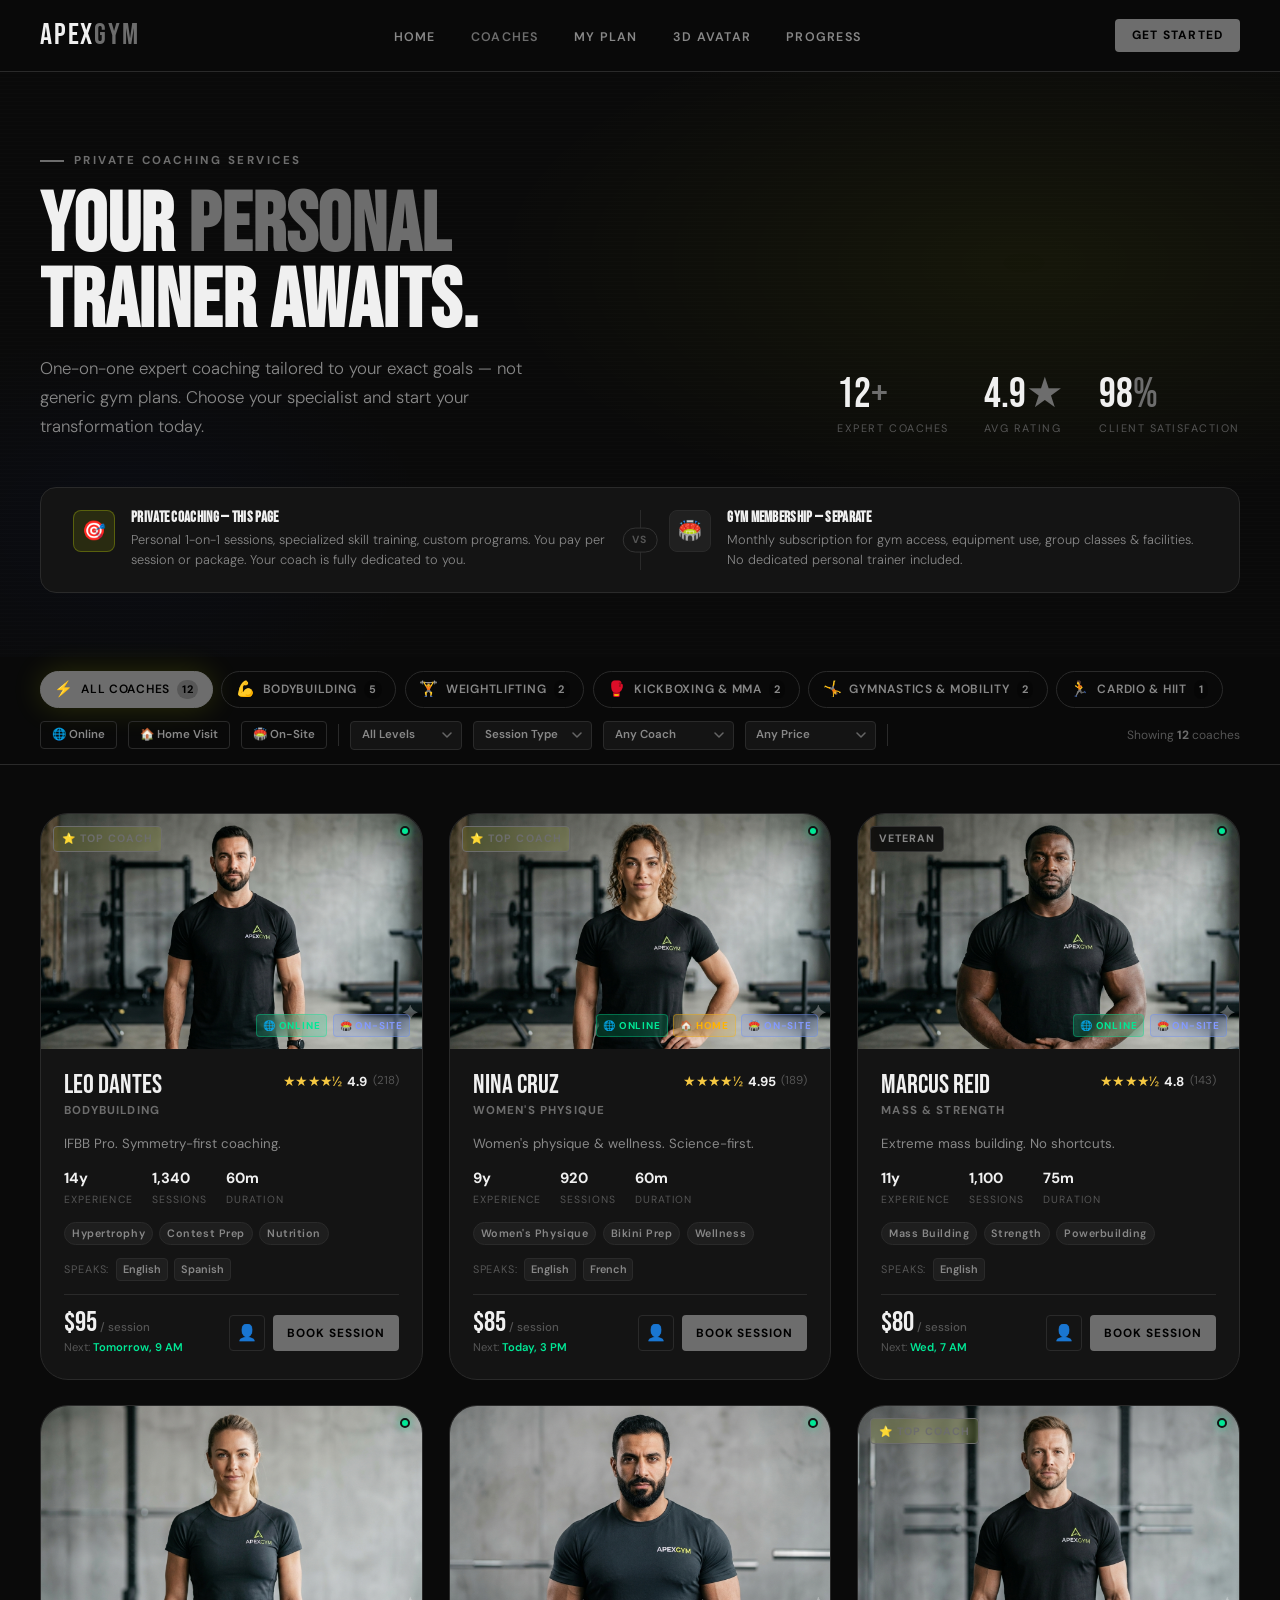
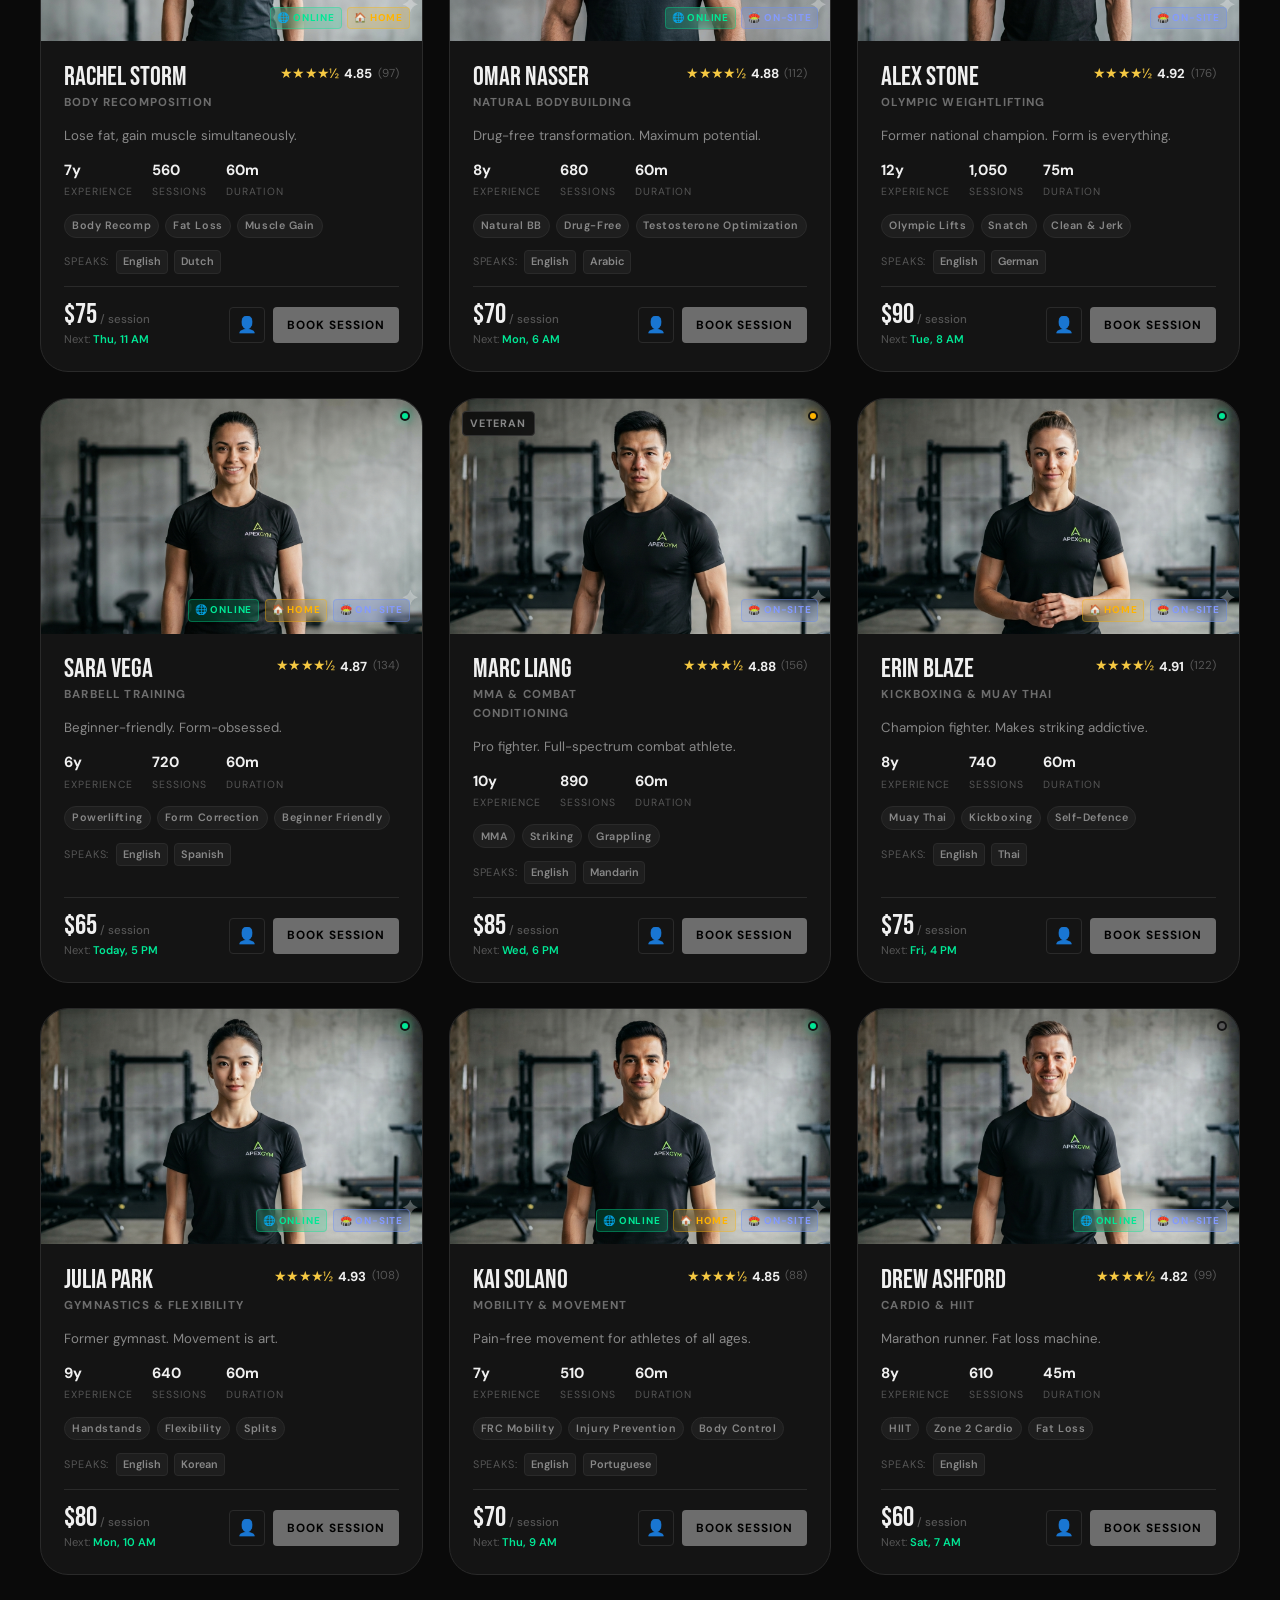
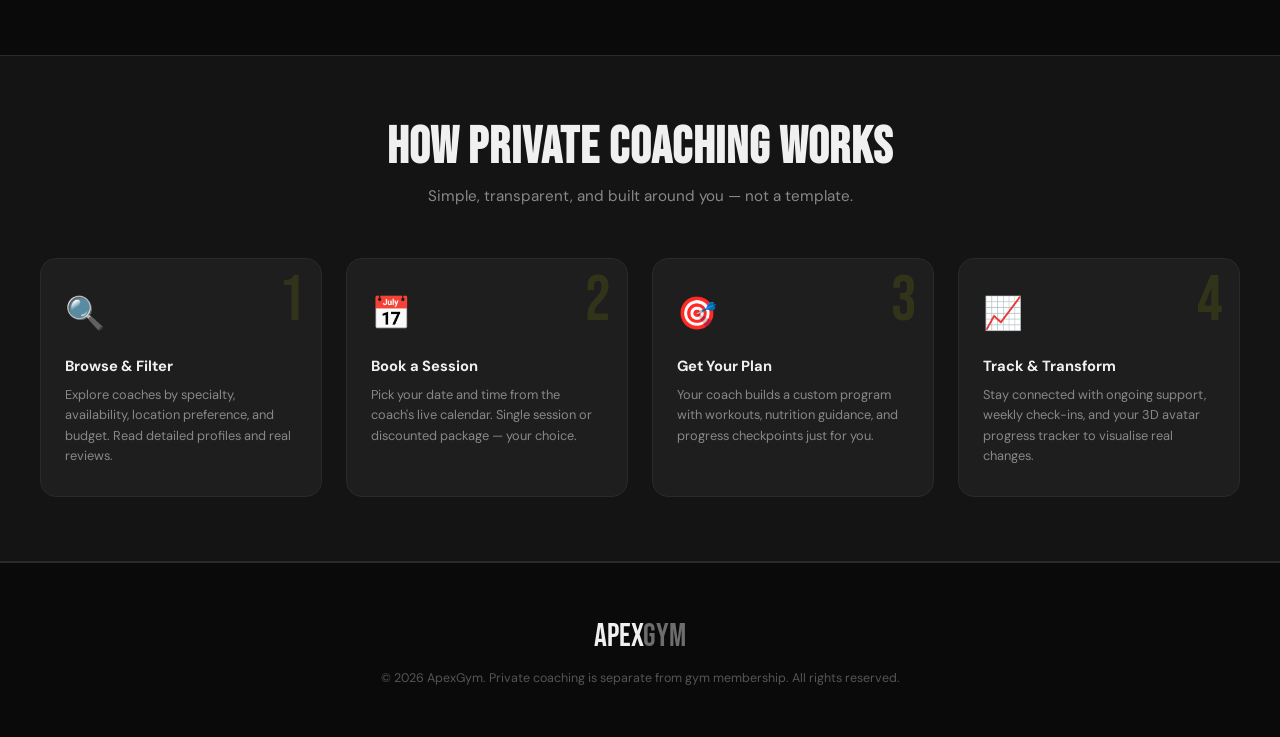
<file: pages/coaches.html>
<!doctype html>
<html lang="en">
  <head>
    <meta charset="UTF-8" />
    <meta name="viewport" content="width=device-width, initial-scale=1.0" />
    <title>APEX GYM — Personal Coaching</title>
    <link rel="preconnect" href="https://fonts.googleapis.com" />
    <link rel="stylesheet" href="../css/global.css" />
    <link rel="stylesheet" href="../css/pages/coaches.css" />
    <link
      href="https://fonts.googleapis.com/css2?family=Bebas+Neue&family=DM+Sans:ital,wght@0,300;0,400;0,500;0,700;1,300&display=swap"
      rel="stylesheet"
    />
  </head>
  <body>
    <!-- ══════════════════ NAVBAR ══════════════════ -->
    <nav class="navbar" id="navbar">
      <a href="../index.html" class="navbar__logo">APEX<span>GYM</span></a>
      <ul class="navbar__links">
        <li><a href="../index.html">Home</a></li>
        <li><a href="coaches.html" class="active">Coaches</a></li>
        <li><a href="plan.html">My Plan</a></li>
        <li><a href="avatar.html">3D Avatar</a></li>
        <li><a href="progress.html">Progress</a></li>
      </ul>
      <a href="plan.html" class="btn-nav">Get Started</a>
    </nav>

    <!-- ══════════════════ PAGE HERO ══════════════════ -->
    <section class="page-hero">
      <div class="hero-inner">
        <div>
          <span class="hero-eyebrow">Private Coaching Services</span>
          <h1>Your <em>Personal</em><br />Trainer Awaits.</h1>
          <p>
            One-on-one expert coaching tailored to your exact goals — not
            generic gym plans. Choose your specialist and start your
            transformation today.
          </p>
        </div>
        <div class="hero-stats">
          <div>
            <div class="hero-stat-n">12<span>+</span></div>
            <div class="hero-stat-l">Expert Coaches</div>
          </div>
          <div>
            <div class="hero-stat-n">4.9<span>★</span></div>
            <div class="hero-stat-l">Avg Rating</div>
          </div>
          <div>
            <div class="hero-stat-n">98<span>%</span></div>
            <div class="hero-stat-l">Client Satisfaction</div>
          </div>
        </div>
      </div>

      <!-- coaching vs membership distinction -->
      <div class="distinction-bar">
        <div class="distinction-col">
          <div class="distinction-icon coaching">🎯</div>
          <div class="distinction-text">
            <h4>Private Coaching — This Page</h4>
            <p>
              Personal 1-on-1 sessions, specialized skill training, custom
              programs. You pay per session or package. Your coach is fully
              dedicated to you.
            </p>
          </div>
        </div>
        <div class="distinction-sep"></div>
        <div class="distinction-label">vs</div>
        <div class="distinction-col">
          <div class="distinction-icon gym">🏟️</div>
          <div class="distinction-text">
            <h4>Gym Membership — Separate</h4>
            <p>
              Monthly subscription for gym access, equipment use, group classes
              & facilities. No dedicated personal trainer included.
            </p>
          </div>
        </div>
      </div>
    </section>

    <!-- ══════════════════ FILTER PANEL ══════════════════ -->
    <div class="filter-section" id="filterPanel">
      <div class="filter-inner">
        <!-- Row 1: Specialization tabs -->
        <div class="spec-tabs" id="specTabs">
          <button class="spec-tab active" data-spec="all">
            <span class="tab-icon">⚡</span> All Coaches
            <span class="count" id="cnt-all">12</span>
          </button>
          <button class="spec-tab" data-spec="bodybuilding">
            <span class="tab-icon">💪</span> Bodybuilding
            <span class="count" id="cnt-bodybuilding">5</span>
          </button>
          <button class="spec-tab" data-spec="weightlifting">
            <span class="tab-icon">🏋️</span> Weightlifting
            <span class="count" id="cnt-weightlifting">2</span>
          </button>
          <button class="spec-tab" data-spec="martial-arts">
            <span class="tab-icon">🥊</span> Kickboxing &amp; MMA
            <span class="count" id="cnt-martial-arts">2</span>
          </button>
          <button class="spec-tab" data-spec="gymnastics">
            <span class="tab-icon">🤸</span> Gymnastics &amp; Mobility
            <span class="count" id="cnt-gymnastics">2</span>
          </button>
          <button class="spec-tab" data-spec="cardio">
            <span class="tab-icon">🏃</span> Cardio &amp; HIIT
            <span class="count" id="cnt-cardio">1</span>
          </button>
        </div>

        <!-- Row 2: Advanced filters -->
        <div class="adv-filters">
          <button
            class="adv-toggle"
            data-filter="online"
            title="Online coaching available"
          >
            🌐 Online
          </button>
          <button
            class="adv-toggle"
            data-filter="home"
            title="Home session available"
          >
            🏠 Home Visit
          </button>
          <button
            class="adv-toggle"
            data-filter="onsite"
            title="On-site gym coaching"
          >
            🏟️ On-Site
          </button>

          <div class="filter-divider"></div>

          <select
            class="adv-select"
            id="levelFilter"
            aria-label="Experience level"
          >
            <option value="all">All Levels</option>
            <option value="beginner">Beginner</option>
            <option value="intermediate">Intermediate</option>
            <option value="advanced">Advanced</option>
          </select>

          <select
            class="adv-select"
            id="sessionFilter"
            aria-label="Session type"
          >
            <option value="all">Session Type</option>
            <option value="1on1">Private 1-on-1</option>
            <option value="group">Group Session</option>
          </select>

          <select
            class="adv-select"
            id="genderFilter"
            aria-label="Coach gender preference"
          >
            <option value="all">Any Coach</option>
            <option value="male">Male Coaches</option>
            <option value="female">Female Coaches</option>
          </select>

          <select class="adv-select" id="priceFilter" aria-label="Price range">
            <option value="all">Any Price</option>
            <option value="budget">Budget (≤$50)</option>
            <option value="mid">Mid ($51–$90)</option>
            <option value="premium">Premium ($90+)</option>
          </select>

          <div class="filter-divider"></div>

          <span class="results-count" id="resultsCount"
            >Showing <strong>12</strong> coaches</span
          >
        </div>
      </div>
    </div>

    <!-- ══════════════════ COACHES GRID ══════════════════ -->
    <section class="coaches-section">
      <div class="coaches-grid" id="coachesGrid">
        <!-- Populated by JS -->
      </div>
    </section>

    <!-- ══════════════════ HOW IT WORKS ══════════════════ -->
    <section class="how-section">
      <div class="how-inner">
        <h2>How Private Coaching Works</h2>
        <p>Simple, transparent, and built around you — not a template.</p>
        <div class="steps-grid">
          <div class="step-card">
            <div class="step-num">1</div>
            <div class="step-icon">🔍</div>
            <div class="step-title">Browse &amp; Filter</div>
            <div class="step-desc">
              Explore coaches by specialty, availability, location preference,
              and budget. Read detailed profiles and real reviews.
            </div>
          </div>
          <div class="step-card">
            <div class="step-num">2</div>
            <div class="step-icon">📅</div>
            <div class="step-title">Book a Session</div>
            <div class="step-desc">
              Pick your date and time from the coach's live calendar. Single
              session or discounted package — your choice.
            </div>
          </div>
          <div class="step-card">
            <div class="step-num">3</div>
            <div class="step-icon">🎯</div>
            <div class="step-title">Get Your Plan</div>
            <div class="step-desc">
              Your coach builds a custom program with workouts, nutrition
              guidance, and progress checkpoints just for you.
            </div>
          </div>
          <div class="step-card">
            <div class="step-num">4</div>
            <div class="step-icon">📈</div>
            <div class="step-title">Track &amp; Transform</div>
            <div class="step-desc">
              Stay connected with ongoing support, weekly check-ins, and your 3D
              avatar progress tracker to visualise real changes.
            </div>
          </div>
        </div>
      </div>
    </section>

    <!-- ══════════════════ COACH MODAL ══════════════════ -->
    <div
      class="modal-overlay"
      id="coachModal"
      role="dialog"
      aria-modal="true"
      aria-labelledby="modalName"
    >
      <div class="modal-panel" id="modalPanel">
        <!-- Populated by JS -->
      </div>
    </div>

    <!-- ══════════════════ BOOKING TOAST ══════════════════ -->
    <div class="toast" id="bookingToast">
      <div class="toast-icon">✅</div>
      <div>
        <div class="toast-title">Session Request Sent!</div>
        <div class="toast-body" id="toastBody">
          Your coach will confirm within 2 hours.
        </div>
      </div>
    </div>

    <!-- ══════════════════ FOOTER ══════════════════ -->
    <footer class="footer">
      <div class="footer-logo">APEX<span>GYM</span></div>
      <p class="footer-copy">
        © 2026 ApexGym. Private coaching is separate from gym membership. All
        rights reserved.
      </p>
    </footer>
    <script src="../js/pages/coaches.js"></script>
    <script></script>
  </body>
</html>
</file>
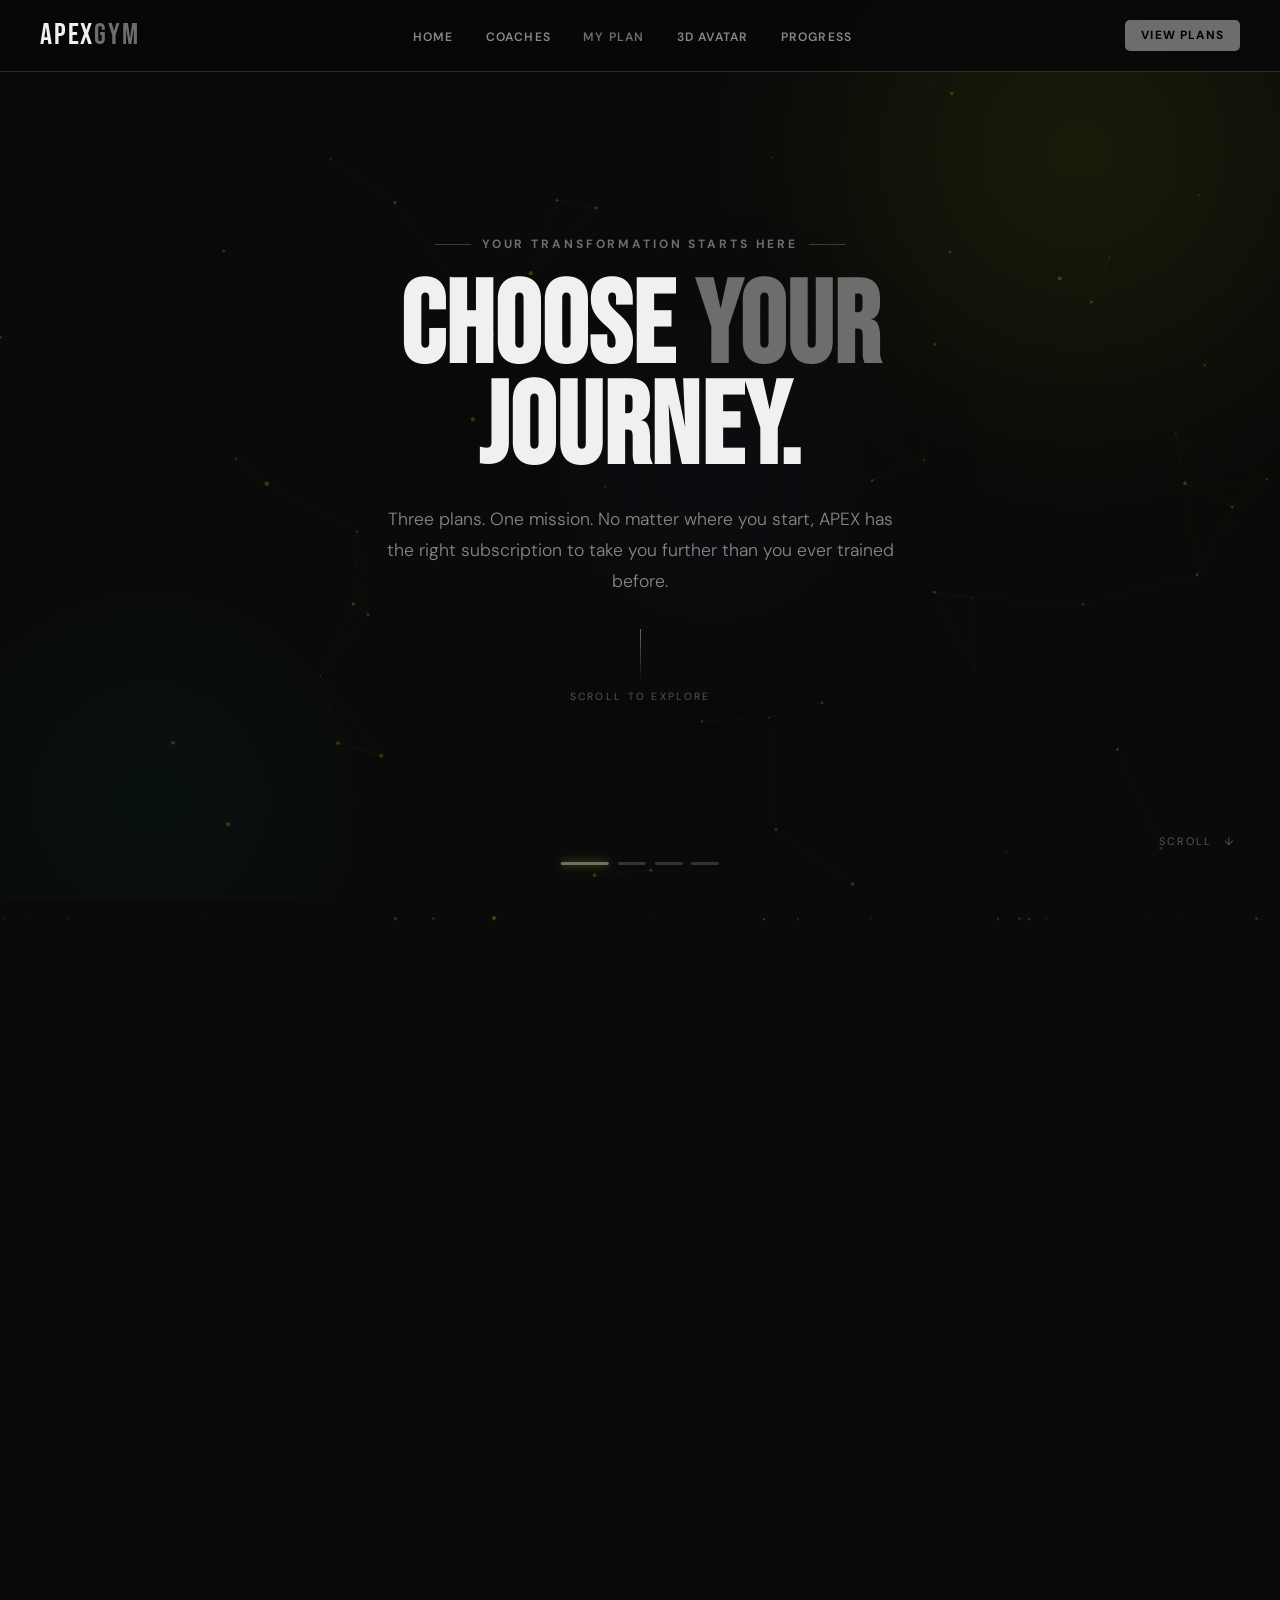
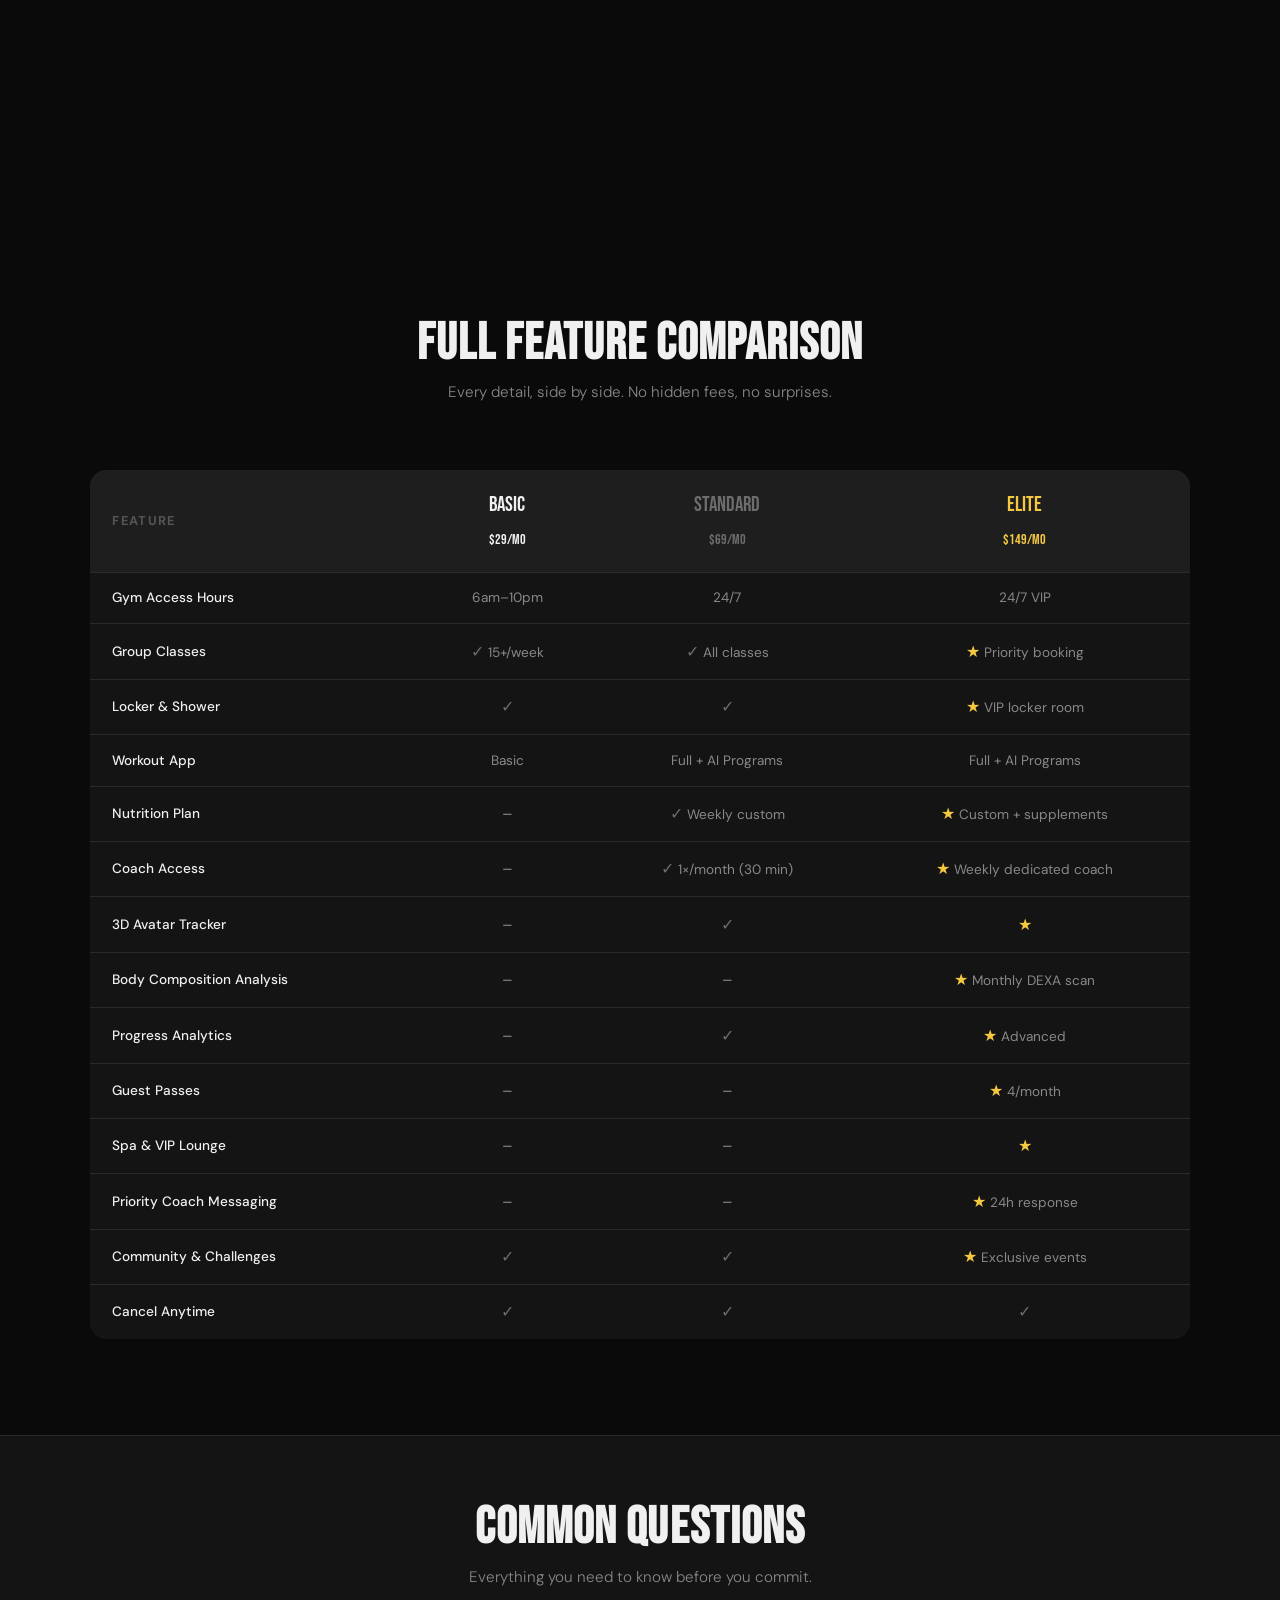
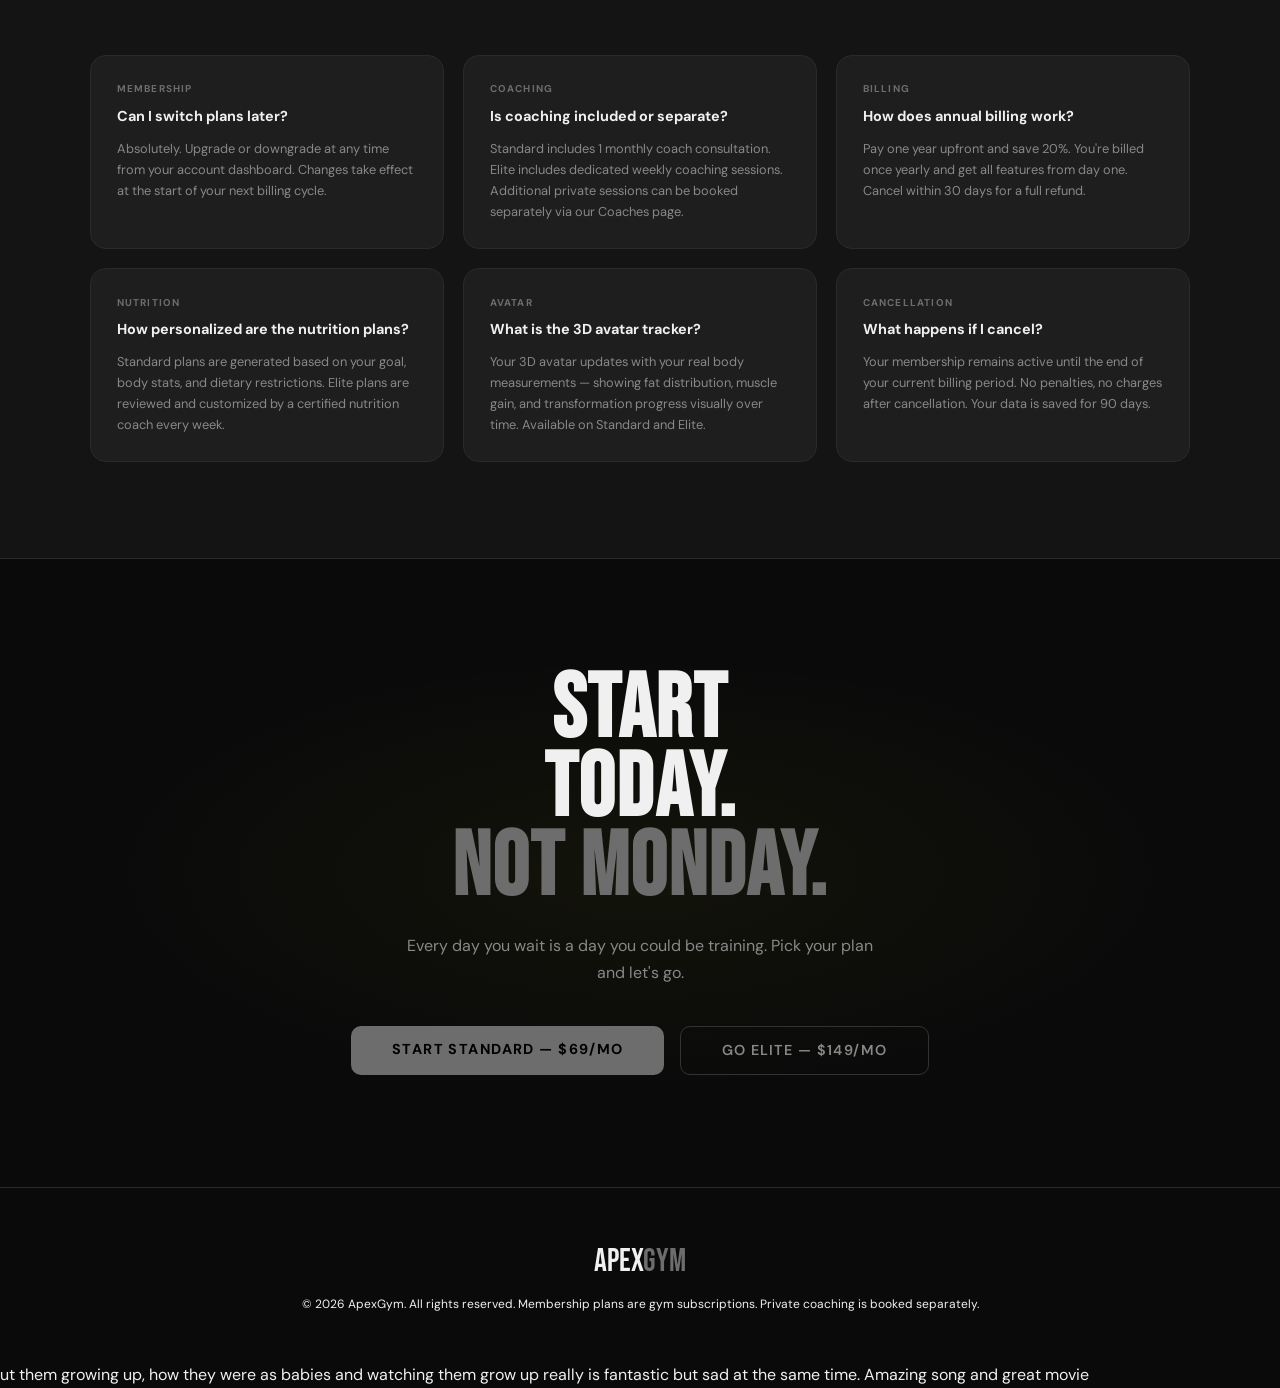
<file: pages/plan.html>
<!doctype html>
<html lang="en">
  <head>
    <meta charset="UTF-8" />
    <meta name="viewport" content="width=device-width, initial-scale=1.0" />
    <title>APEX GYM — Choose Your Plan</title>
    <link rel="preconnect" href="https://fonts.googleapis.com" />
    <link rel="stylesheet" href="../css/global.css" />
    <link rel="stylesheet" href="../css/pages/plan.css" />
    <link
      href="https://fonts.googleapis.com/css2?family=Bebas+Neue&family=DM+Sans:ital,wght@0,300;0,400;0,500;0,700;1,400&display=swap"
      rel="stylesheet"
    />
  </head>
  <body>
    <!-- ══════════════ CANVAS BACKGROUND ══════════════ -->
    <canvas id="bgCanvas"></canvas>

    <!-- ══════════════ NAVBAR ══════════════ -->
    <nav class="nav" id="nav">
      <a href="../index.html" class="nav-logo">APEX<span>GYM</span></a>
      <ul class="nav-links">
        <li><a href="../index.html">Home</a></li>
        <li><a href="coaches.html">Coaches</a></li>
        <li><a href="plan.html" class="active">My Plan</a></li>
        <li><a href="avatar.html">3D Avatar</a></li>
        <li><a href="progress.html">Progress</a></li>
      </ul>
      <a href="#plans-anchor" class="nav-cta">View Plans</a>
    </nav>

    <!-- ══════════════════════════════════════════════════
     STICKY SCROLL STORY TRACK
══════════════════════════════════════════════════ -->
    <div class="story-track" id="storyTrack">
      <div class="story-sticky" id="storySticky">
        <!-- ORBs that move with scroll -->
        <div class="orb orb-1" id="orb1"></div>
        <div class="orb orb-2" id="orb2"></div>
        <div class="orb orb-3" id="orb3"></div>

        <!-- ── PANEL 0: HERO ── -->
        <div class="story-panel panel-hero active" id="panel0">
          <div class="panel-hero-eyebrow">Your Transformation Starts Here</div>
          <h1>Choose <span>Your</span><br />Journey.</h1>
          <p class="panel-hero-sub">
            Three plans. One mission. No matter where you start, APEX has the
            right subscription to take you further than you ever trained before.
          </p>
          <div class="hero-scroll-cue">
            <div class="hero-scroll-line"></div>
            <span class="hero-scroll-text">Scroll to explore</span>
          </div>
        </div>

        <!-- ── PANEL 1: STATS BENTO ── -->
        <div class="story-panel panel-stats" id="panel1">
          <div class="bento-stats-wrap">
            <div class="bento bs-big bento-acc-top">
              <div class="bento-icon">🔥</div>
              <div class="bento-num">
                <span class="acc" data-target="94">0</span
                ><span class="acc">%</span>
              </div>
              <div class="bento-label">Members hit their goal</div>
              <div class="bento-desc">
                Our structured plans are built around science-backed
                periodization — not guesswork. Real data, real results.
              </div>
              <div class="mini-chart">
                <div class="mini-bars">
                  <div class="mini-bar" style="height: 35%"></div>
                  <div class="mini-bar" style="height: 50%"></div>
                  <div class="mini-bar" style="height: 45%"></div>
                  <div class="mini-bar" style="height: 65%"></div>
                  <div class="mini-bar" style="height: 58%"></div>
                  <div class="mini-bar" style="height: 72%"></div>
                  <div class="mini-bar" style="height: 68%"></div>
                  <div class="mini-bar peak" style="height: 94%"></div>
                </div>
              </div>
            </div>

            <div class="bento bs-mid1">
              <div class="bento-icon">🏋️</div>
              <div class="bento-num">
                <span data-target="12">0</span><span class="acc">+</span>
              </div>
              <div class="bento-label">Elite Coaches</div>
              <div class="bento-desc" style="font-size: 0.78rem">
                Expert-matched to your goals from day one.
              </div>
            </div>

            <div class="bento bs-mid2 bento-teal-top">
              <div
                class="bento-num"
                style="font-size: 2rem; color: var(--teal)"
              >
                24/7
              </div>
              <div class="bento-label">App Access</div>
              <div class="bento-desc" style="font-size: 0.78rem">
                Track, plan and review from anywhere, anytime.
              </div>
            </div>

            <div class="bento bs-sm1">
              <div class="bento-num">
                <span data-target="4800">0</span><span class="acc">+</span>
              </div>
              <div class="bento-label">Active Members</div>
            </div>

            <div class="bento bs-sm2">
              <div class="bento-icon" style="font-size: 1.6rem">🥗</div>
              <div class="bento-num" style="font-size: 2rem">
                <span data-target="350">0</span><span class="acc">+</span>
              </div>
              <div class="bento-label">Meal Plans</div>
            </div>

            <div class="bento bs-wide">
              <div
                style="
                  display: flex;
                  align-items: center;
                  gap: 1.5rem;
                  height: 100%;
                "
              >
                <div>
                  <div class="bento-icon" style="margin-bottom: 0.4rem">⚡</div>
                  <div class="bento-num" style="font-size: 2rem">
                    <span data-target="8">0</span>
                    <span style="font-size: 1.2rem; color: var(--t2)"
                      >weeks</span
                    >
                  </div>
                  <div class="bento-label">Avg. visible transformation</div>
                </div>
                <div
                  style="
                    flex: 1;
                    height: 3px;
                    background: linear-gradient(90deg, var(--acc), transparent);
                    border-radius: 2px;
                    opacity: 0.5;
                  "
                ></div>
                <div style="text-align: right">
                  <div
                    class="bento-num"
                    style="font-size: 1.6rem; color: var(--t2)"
                  >
                    No
                  </div>
                  <div class="bento-label">Lock-in contracts</div>
                </div>
              </div>
            </div>
          </div>
        </div>

        <!-- ── PANEL 2: PLANS BENTO ── -->
        <div class="story-panel panel-plans" id="panel2">
          <div class="plans-wrap">
            <div class="plans-header">
              <h2>Three Plans.<br /><em>Zero Compromise.</em></h2>
              <p>
                Pick the membership that matches your ambition. Upgrade or
                downgrade anytime.
              </p>
              <div class="billing-toggle" id="billingToggle">
                <span class="bt-opt active" data-billing="monthly"
                  >Monthly</span
                >
                <span class="bt-opt" data-billing="annual"
                  >Annual <span class="bt-save">Save 20%</span></span
                >
              </div>
            </div>

            <div class="plans-bento" id="plansBento">
              <!-- BASIC -->
              <div
                class="plan-card"
                data-plan="basic"
                style="transition-delay: 0.05s"
              >
                <div class="plan-strip strip-basic"></div>
                <div class="plan-inner">
                  <div>
                    <div class="plan-tier">Tier 01</div>
                    <div class="plan-name">Basic</div>
                    <div class="plan-tagline">
                      Everything you need to start moving and stay consistent.
                    </div>
                  </div>
                  <div>
                    <div class="plan-price-wrap">
                      <div
                        class="plan-price"
                        data-monthly="29"
                        data-annual="23"
                      >
                        $29
                      </div>
                      <div class="plan-price-per">/month</div>
                    </div>
                    <div
                      class="plan-price-annual hidden-annual"
                      id="annual-basic"
                    >
                      $23/mo · billed $276/yr
                    </div>
                  </div>
                  <div class="plan-features">
                    <div class="pf-item">
                      <span class="pf-icon pf-yes">✓</span>Full gym access
                      (6am–10pm)
                    </div>
                    <div class="pf-item">
                      <span class="pf-icon pf-yes">✓</span>Group classes (15+
                      weekly)
                    </div>
                    <div class="pf-item">
                      <span class="pf-icon pf-yes">✓</span>Locker &amp; shower
                      access
                    </div>
                    <div class="pf-item">
                      <span class="pf-icon pf-yes">✓</span>Basic workout app
                      access
                    </div>
                    <div class="pf-item">
                      <span class="pf-icon pf-yes">✓</span>Community challenges
                      &amp; leaderboard
                    </div>
                    <div class="pf-item dimmed">
                      <span class="pf-icon pf-no">–</span>Nutrition meal plans
                    </div>
                    <div class="pf-item dimmed">
                      <span class="pf-icon pf-no">–</span>Personal coach
                      matching
                    </div>
                    <div class="pf-item dimmed">
                      <span class="pf-icon pf-no">–</span>3D body avatar tracker
                    </div>
                    <div class="pf-item dimmed">
                      <span class="pf-icon pf-no">–</span>Priority class booking
                    </div>
                  </div>
                  <div class="plan-cta">
                    <button
                      class="btn-plan btn-basic"
                      onclick="selectPlan('basic')"
                    >
                      Start Basic
                    </button>
                  </div>
                </div>
              </div>

              <!-- STANDARD (FEATURED) -->
              <div
                class="plan-card featured"
                data-plan="standard"
                style="transition-delay: 0.12s"
              >
                <div class="plan-strip strip-standard"></div>
                <span class="plan-badge badge-featured">★ Most Popular</span>
                <div class="plan-inner">
                  <div>
                    <div class="plan-tier">Tier 02</div>
                    <div class="plan-name shimmer-text">Standard</div>
                    <div class="plan-tagline">
                      The complete fitness system — training, nutrition, and
                      coaching in one.
                    </div>
                  </div>
                  <div>
                    <div class="plan-price-wrap">
                      <div
                        class="plan-price featured"
                        data-monthly="69"
                        data-annual="55"
                      >
                        $69
                      </div>
                      <div class="plan-price-per">/month</div>
                    </div>
                    <div
                      class="plan-price-annual hidden-annual"
                      id="annual-standard"
                    >
                      $55/mo · billed $660/yr
                    </div>
                  </div>
                  <div class="plan-features">
                    <div class="pf-item">
                      <span class="pf-icon pf-yes">✓</span>Everything in Basic
                    </div>
                    <div class="pf-item">
                      <span class="pf-icon pf-yes">✓</span>24/7 gym access
                    </div>
                    <div class="pf-item">
                      <span class="pf-icon pf-yes">✓</span>Weekly personalized
                      nutrition plan
                    </div>
                    <div class="pf-item">
                      <span class="pf-icon pf-yes">✓</span>AI-generated workout
                      programming
                    </div>
                    <div class="pf-item">
                      <span class="pf-icon pf-yes">✓</span>3D body avatar
                      progress tracker
                    </div>
                    <div class="pf-item">
                      <span class="pf-icon pf-yes">✓</span>1 coach
                      consultation/month (30 min)
                    </div>
                    <div class="pf-item">
                      <span class="pf-icon pf-yes">✓</span>Priority class
                      booking
                    </div>
                    <div class="pf-item">
                      <span class="pf-icon pf-yes">✓</span>Progress analytics
                      dashboard
                    </div>
                    <div class="pf-item dimmed">
                      <span class="pf-icon pf-no">–</span>Dedicated personal
                      coach (weekly)
                    </div>
                    <div class="pf-item dimmed">
                      <span class="pf-icon pf-no">–</span>Guest passes &amp; spa
                      access
                    </div>
                  </div>
                  <div class="plan-cta">
                    <button
                      class="btn-plan btn-standard"
                      onclick="selectPlan('standard')"
                    >
                      Start Standard →
                    </button>
                  </div>
                </div>
              </div>

              <!-- ELITE -->
              <div
                class="plan-card"
                data-plan="elite"
                style="transition-delay: 0.2s"
              >
                <div class="plan-strip strip-elite"></div>
                <span class="plan-badge badge-hot">🔥 Elite</span>
                <div class="plan-inner">
                  <div>
                    <div class="plan-tier">Tier 03</div>
                    <div class="plan-name">Elite</div>
                    <div class="plan-tagline">
                      Your personal transformation team. Unlimited access to
                      everything we offer.
                    </div>
                  </div>
                  <div>
                    <div class="plan-price-wrap">
                      <div
                        class="plan-price"
                        data-monthly="149"
                        data-annual="119"
                      >
                        $149
                      </div>
                      <div class="plan-price-per">/month</div>
                    </div>
                    <div
                      class="plan-price-annual hidden-annual"
                      id="annual-elite"
                    >
                      $119/mo · billed $1,428/yr
                    </div>
                  </div>
                  <div class="plan-features">
                    <div class="pf-item">
                      <span class="pf-icon pf-yes">✓</span>Everything in
                      Standard
                    </div>
                    <div class="pf-item">
                      <span class="pf-icon pf-gold">★</span>Dedicated personal
                      coach (weekly sessions)
                    </div>
                    <div class="pf-item">
                      <span class="pf-icon pf-gold">★</span>Custom meal &amp;
                      supplement plan
                    </div>
                    <div class="pf-item">
                      <span class="pf-icon pf-gold">★</span>Monthly body
                      composition analysis (DEXA)
                    </div>
                    <div class="pf-item">
                      <span class="pf-icon pf-gold">★</span>VIP lounge &amp; spa
                      access
                    </div>
                    <div class="pf-item">
                      <span class="pf-icon pf-gold">★</span>4 guest passes per
                      month
                    </div>
                    <div class="pf-item">
                      <span class="pf-icon pf-gold">★</span>Priority coach
                      messaging (24h response)
                    </div>
                    <div class="pf-item">
                      <span class="pf-icon pf-gold">★</span>Quarterly
                      transformation review
                    </div>
                    <div class="pf-item">
                      <span class="pf-icon pf-gold">★</span>Exclusive member
                      events &amp; workshops
                    </div>
                  </div>
                  <div class="plan-cta">
                    <button
                      class="btn-plan btn-elite"
                      onclick="selectPlan('elite')"
                    >
                      Go Elite
                    </button>
                  </div>
                </div>
              </div>

              <!-- SIDE BENTO 1 -->
              <div class="plan-side-bento" style="transition-delay: 0.27s">
                <div class="psb-icon">🎯</div>
                <div class="psb-title">Goal-Matched Programming</div>
                <div class="psb-desc">
                  Standard &amp; Elite members receive workout programs built
                  specifically around their goal — not generic templates.
                </div>
                <div class="psb-accent"></div>
              </div>

              <!-- SIDE BENTO 2 -->
              <div class="plan-side-bento" style="transition-delay: 0.33s">
                <div class="psb-icon">🔄</div>
                <div class="psb-title">Cancel Anytime</div>
                <div class="psb-desc">
                  No lock-in contracts. Pause or cancel your membership at any
                  time — no questions asked.
                </div>
                <div
                  class="psb-accent"
                  style="background: rgba(0, 232, 180, 0.05)"
                ></div>
              </div>

              <!-- COMPARE ROW -->
              <div class="compare-row" style="transition-delay: 0.38s">
                <div class="compare-item">
                  <div class="compare-val"><span>3</span></div>
                  <div class="compare-lbl">Membership tiers</div>
                </div>
                <div class="compare-sep"></div>
                <div class="compare-item">
                  <div class="compare-val">$<span>29</span></div>
                  <div class="compare-lbl">Starting from / month</div>
                </div>
                <div class="compare-sep"></div>
                <div class="compare-item">
                  <div class="compare-val"><span>0</span></div>
                  <div class="compare-lbl">Lock-in contracts</div>
                </div>
                <div class="compare-sep"></div>
                <div class="compare-item">
                  <div class="compare-val">
                    <span>20</span><span style="color: var(--acc)">%</span>
                  </div>
                  <div class="compare-lbl">Saved on annual billing</div>
                </div>
              </div>
            </div>
            <!-- /plans-bento -->
          </div>
        </div>

        <!-- ── PANEL 3: GOAL SELECTOR ── -->
        <div class="story-panel panel-select" id="panel3">
          <div class="select-header">
            <h2>What's Your Goal?</h2>
            <p>
              Tell us a bit about yourself and we'll recommend the perfect plan.
            </p>
          </div>

          <div class="goal-grid">
            <div
              class="goal-card"
              data-goal="fat-loss"
              onclick="selectGoal(this)"
            >
              <div class="goal-icon">🔥</div>
              <div class="goal-name">Fat Loss</div>
              <div class="goal-desc">
                Burn fat, reveal muscle, transform your body composition
              </div>
              <div class="goal-rec">→ Standard Plan</div>
            </div>
            <div
              class="goal-card"
              data-goal="muscle"
              onclick="selectGoal(this)"
            >
              <div class="goal-icon">💪</div>
              <div class="goal-name">Muscle Gain</div>
              <div class="goal-desc">
                Build lean mass, increase strength, sculpt your physique
              </div>
              <div class="goal-rec">→ Elite Plan</div>
            </div>
            <div
              class="goal-card"
              data-goal="performance"
              onclick="selectGoal(this)"
            >
              <div class="goal-icon">⚡</div>
              <div class="goal-name">Performance</div>
              <div class="goal-desc">
                Athletic conditioning, endurance and functional fitness
              </div>
              <div class="goal-rec">→ Standard Plan</div>
            </div>
            <div
              class="goal-card"
              data-goal="general"
              onclick="selectGoal(this)"
            >
              <div class="goal-icon">🌿</div>
              <div class="goal-name">General Fitness</div>
              <div class="goal-desc">
                Stay active, feel great, build lifelong healthy habits
              </div>
              <div class="goal-rec">→ Basic Plan</div>
            </div>
          </div>

          <div class="quick-info">
            <div class="qi-field">
              <label class="qi-label">Age</label>
              <input
                class="qi-input"
                type="number"
                placeholder="e.g. 28"
                min="14"
                max="90"
                id="qi-age"
              />
            </div>
            <div class="qi-field">
              <label class="qi-label">Current Level</label>
              <select class="qi-input" id="qi-level" style="cursor: pointer">
                <option value="">Select...</option>
                <option>Complete Beginner</option>
                <option>Some Experience</option>
                <option>Intermediate</option>
                <option>Advanced</option>
              </select>
            </div>
            <div class="qi-field">
              <label class="qi-label">Days / Week</label>
              <select class="qi-input" id="qi-days" style="cursor: pointer">
                <option value="">Select...</option>
                <option>2 days</option>
                <option>3 days</option>
                <option>4–5 days</option>
                <option>6+ days</option>
              </select>
            </div>
          </div>

          <div class="select-cta">
            <button
              class="btn-discover"
              id="discoverBtn"
              onclick="scrollToPlanSection()"
            >
              See My Recommended Plan →
            </button>
            <span class="btn-discover-sub"
              >No credit card required to browse</span
            >
          </div>
        </div>

        <!-- Progress dots -->
        <div class="story-progress">
          <div class="sp-dot active" data-panel="0"></div>
          <div class="sp-dot" data-panel="1"></div>
          <div class="sp-dot" data-panel="2"></div>
          <div class="sp-dot" data-panel="3"></div>
        </div>

        <div class="scroll-hint">
          <span>Scroll</span>
          <div class="scroll-hint-arrow">↓</div>
        </div>
      </div>
      <!-- /story-sticky -->
    </div>
    <!-- /story-track -->

    <!-- ══════════════════════════════════════════════════
     AFTER-SCROLL CONTENT
══════════════════════════════════════════════════ -->
    <div class="after-scroll" id="plansAnchor">
      <!-- ── FULL COMPARISON TABLE ── -->
      <section class="comparison-section">
        <div class="wrap">
          <div class="sec-header">
            <h2>Full Feature Comparison</h2>
            <p>Every detail, side by side. No hidden fees, no surprises.</p>
          </div>
          <table class="comp-table">
            <thead>
              <tr>
                <th class="col-feat">Feature</th>
                <th>
                  Basic<br /><span
                    style="
                      font-family: var(--fb);
                      font-size: 0.85rem;
                      font-weight: 400;
                      color: var(--t2);
                    "
                    >$29/mo</span
                  >
                </th>
                <th class="col-std">
                  Standard<br /><span
                    style="
                      font-family: var(--fb);
                      font-size: 0.85rem;
                      font-weight: 400;
                    "
                    >$69/mo</span
                  >
                </th>
                <th class="col-eli">
                  Elite<br /><span
                    style="
                      font-family: var(--fb);
                      font-size: 0.85rem;
                      font-weight: 400;
                      color: var(--t2);
                    "
                    >$149/mo</span
                  >
                </th>
              </tr>
            </thead>
            <tbody>
              <tr>
                <td class="feat">Gym Access Hours</td>
                <td>6am–10pm</td>
                <td>24/7</td>
                <td>24/7 VIP</td>
              </tr>
              <tr>
                <td class="feat">Group Classes</td>
                <td><span class="check-yes">✓</span> 15+/week</td>
                <td><span class="check-yes">✓</span> All classes</td>
                <td><span class="check-gold">★</span> Priority booking</td>
              </tr>
              <tr>
                <td class="feat">Locker &amp; Shower</td>
                <td><span class="check-yes">✓</span></td>
                <td><span class="check-yes">✓</span></td>
                <td><span class="check-gold">★</span> VIP locker room</td>
              </tr>
              <tr>
                <td class="feat">Workout App</td>
                <td>Basic</td>
                <td>Full + AI Programs</td>
                <td>Full + AI Programs</td>
              </tr>
              <tr>
                <td class="feat">Nutrition Plan</td>
                <td><span class="check-no">–</span></td>
                <td><span class="check-yes">✓</span> Weekly custom</td>
                <td><span class="check-gold">★</span> Custom + supplements</td>
              </tr>
              <tr>
                <td class="feat">Coach Access</td>
                <td><span class="check-no">–</span></td>
                <td><span class="check-yes">✓</span> 1×/month (30 min)</td>
                <td>
                  <span class="check-gold">★</span> Weekly dedicated coach
                </td>
              </tr>
              <tr>
                <td class="feat">3D Avatar Tracker</td>
                <td><span class="check-no">–</span></td>
                <td><span class="check-yes">✓</span></td>
                <td><span class="check-gold">★</span></td>
              </tr>
              <tr>
                <td class="feat">Body Composition Analysis</td>
                <td><span class="check-no">–</span></td>
                <td><span class="check-no">–</span></td>
                <td><span class="check-gold">★</span> Monthly DEXA scan</td>
              </tr>
              <tr>
                <td class="feat">Progress Analytics</td>
                <td><span class="check-no">–</span></td>
                <td><span class="check-yes">✓</span></td>
                <td><span class="check-gold">★</span> Advanced</td>
              </tr>
              <tr>
                <td class="feat">Guest Passes</td>
                <td><span class="check-no">–</span></td>
                <td><span class="check-no">–</span></td>
                <td><span class="check-gold">★</span> 4/month</td>
              </tr>
              <tr>
                <td class="feat">Spa &amp; VIP Lounge</td>
                <td><span class="check-no">–</span></td>
                <td><span class="check-no">–</span></td>
                <td><span class="check-gold">★</span></td>
              </tr>
              <tr>
                <td class="feat">Priority Coach Messaging</td>
                <td><span class="check-no">–</span></td>
                <td><span class="check-no">–</span></td>
                <td><span class="check-gold">★</span> 24h response</td>
              </tr>
              <tr>
                <td class="feat">Community &amp; Challenges</td>
                <td><span class="check-yes">✓</span></td>
                <td><span class="check-yes">✓</span></td>
                <td><span class="check-gold">★</span> Exclusive events</td>
              </tr>
              <tr>
                <td class="feat">Cancel Anytime</td>
                <td><span class="check-yes">✓</span></td>
                <td><span class="check-yes">✓</span></td>
                <td><span class="check-yes">✓</span></td>
              </tr>
            </tbody>
          </table>
        </div>
      </section>

      <!-- ── FAQ BENTO ── -->
      <section class="faq-section">
        <div class="wrap">
          <div class="sec-header">
            <h2>Common Questions</h2>
            <p>Everything you need to know before you commit.</p>
          </div>
          <div class="faq-bento">
            <div class="faq-card">
              <div class="faq-tag">Membership</div>
              <div class="faq-q">Can I switch plans later?</div>
              <div class="faq-a">
                Absolutely. Upgrade or downgrade at any time from your account
                dashboard. Changes take effect at the start of your next billing
                cycle.
              </div>
            </div>
            <div class="faq-card">
              <div class="faq-tag">Coaching</div>
              <div class="faq-q">Is coaching included or separate?</div>
              <div class="faq-a">
                Standard includes 1 monthly coach consultation. Elite includes
                dedicated weekly coaching sessions. Additional private sessions
                can be booked separately via our Coaches page.
              </div>
            </div>
            <div class="faq-card">
              <div class="faq-tag">Billing</div>
              <div class="faq-q">How does annual billing work?</div>
              <div class="faq-a">
                Pay one year upfront and save 20%. You're billed once yearly and
                get all features from day one. Cancel within 30 days for a full
                refund.
              </div>
            </div>
            <div class="faq-card">
              <div class="faq-tag">Nutrition</div>
              <div class="faq-q">How personalized are the nutrition plans?</div>
              <div class="faq-a">
                Standard plans are generated based on your goal, body stats, and
                dietary restrictions. Elite plans are reviewed and customized by
                a certified nutrition coach every week.
              </div>
            </div>
            <div class="faq-card">
              <div class="faq-tag">Avatar</div>
              <div class="faq-q">What is the 3D avatar tracker?</div>
              <div class="faq-a">
                Your 3D avatar updates with your real body measurements —
                showing fat distribution, muscle gain, and transformation
                progress visually over time. Available on Standard and Elite.
              </div>
            </div>
            <div class="faq-card">
              <div class="faq-tag">Cancellation</div>
              <div class="faq-q">What happens if I cancel?</div>
              <div class="faq-a">
                Your membership remains active until the end of your current
                billing period. No penalties, no charges after cancellation.
                Your data is saved for 90 days.
              </div>
            </div>
          </div>
        </div>
      </section>

      <!-- ── FINAL CTA ── -->
      <section class="final-cta">
        <div class="wrap">
          <h2>Start<br />Today.<br /><span>Not Monday.</span></h2>
          <p>
            Every day you wait is a day you could be training. Pick your plan
            and let's go.
          </p>
          <div class="final-cta-btns">
            <a
              href="#"
              onclick="selectPlan('standard')"
              class="btn-final-primary"
              >Start Standard — $69/mo</a
            >
            <a href="#" onclick="selectPlan('elite')" class="btn-final-ghost"
              >Go Elite — $149/mo</a
            >
          </div>
        </div>
      </section>
    </div>
    <!-- /after-scroll -->

    <!-- ══════════════ FOOTER ══════════════ -->
    <footer class="footer">
      <div class="f-logo">APEX<span>GYM</span></div>
      <p class="f-copy">
        © 2026 ApexGym. All rights reserved. Membership plans are gym
        subscriptions. Private coaching is booked separately.
      </p>
    </footer>

    <!-- ══════════════════════════════════════════════════
     JAVASCRIPT
══════════════════════════════════════════════════ -->
    <script>
      /* ────────────────────────────────────────────────
   1. ANIMATED CANVAS BACKGROUND
──────────────────────────────────────────────── */
      (function initCanvas() {
        const canvas = document.getElementById("bgCanvas");
        const ctx = canvas.getContext("2d");
        let W,
          H,
          nodes = [],
          RAF;
        const NODE_COUNT = 55;
        const MAX_DIST = 160;

        function resize() {
          W = canvas.width = window.innerWidth;
          H = canvas.height = window.innerHeight;
        }
        function mkNode() {
          return {
            x: Math.random() * W,
            y: Math.random() * H,
            vx: (Math.random() - 0.5) * 0.35,
            vy: (Math.random() - 0.5) * 0.35,
            r: Math.random() * 1.8 + 0.5,
          };
        }
        function initNodes() {
          nodes = Array.from({ length: NODE_COUNT }, mkNode);
        }

        function draw() {
          ctx.clearRect(0, 0, W, H);
          // update positions
          nodes.forEach((n) => {
            n.x += n.vx;
            n.y += n.vy;
            if (n.x < 0) n.x = W;
            if (n.x > W) n.x = 0;
            if (n.y < 0) n.y = H;
            if (n.y > H) n.y = 0;
          });
          // draw edges
          for (let i = 0; i < nodes.length; i++) {
            for (let j = i + 1; j < nodes.length; j++) {
              const dx = nodes[i].x - nodes[j].x;
              const dy = nodes[i].y - nodes[j].y;
              const d = Math.sqrt(dx * dx + dy * dy);
              if (d < MAX_DIST) {
                const alpha = (1 - d / MAX_DIST) * 0.18;
                ctx.beginPath();
                ctx.moveTo(nodes[i].x, nodes[i].y);
                ctx.lineTo(nodes[j].x, nodes[j].y);
                ctx.strokeStyle = `rgba(232,255,0,${alpha})`;
                ctx.lineWidth = 0.6;
                ctx.stroke();
              }
            }
          }
          // draw nodes
          nodes.forEach((n) => {
            ctx.beginPath();
            ctx.arc(n.x, n.y, n.r, 0, Math.PI * 2);
            ctx.fillStyle = "rgba(232,255,0,.35)";
            ctx.fill();
          });
          RAF = requestAnimationFrame(draw);
        }

        resize();
        initNodes();
        draw();
        window.addEventListener("resize", () => {
          resize();
          initNodes();
        });
      })();

      /* ────────────────────────────────────────────────
   2. SCROLL-DRIVEN STORY ENGINE
──────────────────────────────────────────────── */
      (function initStory() {
        const track = document.getElementById("storyTrack");
        const panels = document.querySelectorAll(".story-panel");
        const dots = document.querySelectorAll(".sp-dot");
        const orb1 = document.getElementById("orb1");
        const orb2 = document.getElementById("orb2");
        const orb3 = document.getElementById("orb3");
        const nav = document.getElementById("nav");

        const PANEL_COUNT = panels.length;
        let currentPanel = 0;
        let animating = false;
        let countUpsDone = new Set();

        function getScrollProgress() {
          const rect = track.getBoundingClientRect();
          const total = track.offsetHeight - window.innerHeight;
          const gone = -rect.top;
          return Math.max(0, Math.min(1, gone / total));
        }

        function panelIndexFromProgress(p) {
          return Math.min(PANEL_COUNT - 1, Math.floor(p * PANEL_COUNT));
        }

        function showPanel(idx) {
          if (idx === currentPanel && panels[idx].classList.contains("active"))
            return;
          panels.forEach((p, i) => {
            p.classList.toggle("active", i === idx);
          });
          dots.forEach((d, i) => {
            d.classList.remove("active", "done");
            if (i < idx) d.classList.add("done");
            if (i === idx) d.classList.add("active");
          });
          currentPanel = idx;

          // Trigger count-ups when stats panel appears
          if (idx === 1 && !countUpsDone.has(1)) {
            countUpsDone.add(1);
            setTimeout(runCountUps, 200);
          }
          // Trigger bento cards when plans panel appears
          if (idx === 2) triggerPlanCards();
        }

        function updateOrbs(progress) {
          const p = progress;
          orb1.style.transform = `translate(${p * 80}px, ${Math.sin(p * Math.PI) * -60}px)`;
          orb2.style.transform = `translate(${-p * 60}px, ${Math.cos(p * Math.PI) * 50}px)`;
          orb3.style.transform = `translate(${Math.sin(p * Math.PI * 2) * 40}px, ${p * 80}px)`;
        }

        window.addEventListener(
          "scroll",
          () => {
            const progress = getScrollProgress();
            const idx = panelIndexFromProgress(progress);
            showPanel(idx);
            updateOrbs(progress);
            nav.classList.toggle("solid", window.scrollY > 20);
          },
          { passive: true },
        );

        // Dot navigation
        dots.forEach((dot) => {
          dot.addEventListener("click", () => {
            const idx = parseInt(dot.dataset.panel);
            const total = track.offsetHeight - window.innerHeight;
            const target = track.offsetTop + (idx / PANEL_COUNT) * total + 20;
            window.scrollTo({ top: target, behavior: "smooth" });
          });
        });

        // Initial panel
        showPanel(0);
      })();

      /* ────────────────────────────────────────────────
   3. COUNT-UP ANIMATION
──────────────────────────────────────────────── */
      function runCountUps() {
        document.querySelectorAll("[data-target]").forEach((el) => {
          const target = parseInt(el.dataset.target);
          const duration = 1400;
          const start = performance.now();
          function tick(now) {
            const elapsed = now - start;
            const progress = Math.min(elapsed / duration, 1);
            const eased = 1 - Math.pow(1 - progress, 3);
            el.textContent = Math.round(eased * target).toLocaleString();
            if (progress < 1) requestAnimationFrame(tick);
          }
          requestAnimationFrame(tick);
        });
      }

      /* ────────────────────────────────────────────────
   4. PLAN CARD ENTRANCE ANIMATION
──────────────────────────────────────────────── */
      function triggerPlanCards() {
        const cards = document.querySelectorAll(
          ".plan-card, .plan-side-bento, .compare-row",
        );
        cards.forEach((c, i) => {
          setTimeout(() => c.classList.add("visible"), i * 80);
        });
      }

      // Also trigger bento stats with IntersectionObserver for after-scroll
      const io = new IntersectionObserver(
        (entries) => {
          entries.forEach((e) => {
            if (e.isIntersecting) {
              e.target.classList.add("visible");
              io.unobserve(e.target);
            }
          });
        },
        { threshold: 0.12 },
      );
      document
        .querySelectorAll(".bento,.faq-card")
        .forEach((el) => io.observe(el));

      /* ────────────────────────────────────────────────
   5. BILLING TOGGLE
──────────────────────────────────────────────── */
      let billingMode = "monthly";

      document
        .getElementById("billingToggle")
        .addEventListener("click", (e) => {
          const opt = e.target.closest(".bt-opt");
          if (!opt) return;
          const mode = opt.dataset.billing;
          if (mode === billingMode) return;
          billingMode = mode;

          document
            .querySelectorAll(".bt-opt")
            .forEach((o) => o.classList.remove("active"));
          opt.classList.add("active");

          // Animate price changes
          document.querySelectorAll(".plan-price").forEach((el) => {
            const price =
              mode === "monthly" ? el.dataset.monthly : el.dataset.annual;
            el.style.transform = "translateY(-8px)";
            el.style.opacity = "0";
            setTimeout(() => {
              el.textContent = "$" + price;
              el.style.transform = "";
              el.style.opacity = "1";
              el.style.transition = "all .3s cubic-bezier(.16,1,.3,1)";
            }, 160);
          });

          // Show/hide annual note
          ["basic", "standard", "elite"].forEach((plan) => {
            const el = document.getElementById("annual-" + plan);
            if (el) el.classList.toggle("hidden-annual", mode === "monthly");
          });
        });

      /* ────────────────────────────────────────────────
   6. GOAL SELECTION
──────────────────────────────────────────────── */
      function selectGoal(card) {
        document
          .querySelectorAll(".goal-card")
          .forEach((c) => c.classList.remove("selected"));
        card.classList.add("selected");

        // Ripple micro-animation
        const ripple = document.createElement("div");
        ripple.style.cssText = `
    position:absolute;width:120%;height:120%;top:-10%;left:-10%;
    border-radius:16px;border:2px solid rgba(232,255,0,.5);
    animation:rippleOut .6s ease-out forwards;pointer-events:none;
  `;
        if (!document.getElementById("rippleStyle")) {
          const s = document.createElement("style");
          s.id = "rippleStyle";
          s.textContent = `@keyframes rippleOut{from{transform:scale(.9);opacity:1}to{transform:scale(1.05);opacity:0}}`;
          document.head.appendChild(s);
        }
        card.style.position = "relative";
        card.appendChild(ripple);
        setTimeout(() => ripple.remove(), 700);
      }

      /* ────────────────────────────────────────────────
   7. PLAN SELECTION + TOAST
──────────────────────────────────────────────── */
      const PLAN_NAMES = {
        basic: "Basic",
        standard: "Standard",
        elite: "Elite",
      };
      const PLAN_PRICES = { basic: "$29", standard: "$69", elite: "$149" };

      function selectPlan(plan) {
        // Pulse selected card
        const card = document.querySelector(`.plan-card[data-plan="${plan}"]`);
        if (card) {
          card.style.transform = "scale(1.02) translateY(-8px)";
          card.style.boxShadow =
            "0 24px 80px rgba(0,0,0,.7), 0 0 80px rgba(232,255,0,.3)";
          setTimeout(() => {
            card.style.transform = "";
            card.style.boxShadow = "";
          }, 600);
        }

        // Show toast
        showToast(plan);
      }

      function showToast(plan) {
        const existing = document.getElementById("planToast");
        if (existing) existing.remove();

        const toast = document.createElement("div");
        toast.id = "planToast";
        toast.style.cssText = `
    position:fixed;bottom:2rem;right:2rem;z-index:500;
    background:#111;border:1px solid var(--acc);border-radius:14px;
    padding:1.2rem 1.6rem;display:flex;align-items:center;gap:1rem;
    box-shadow:0 8px 40px rgba(0,0,0,.7),0 0 40px rgba(232,255,0,.15);
    transform:translateY(20px);opacity:0;
    transition:all .35s cubic-bezier(.16,1,.3,1);
    max-width:340px;font-family:var(--fb);
  `;
        toast.innerHTML = `
    <div style="font-size:1.8rem">✅</div>
    <div>
      <div style="font-weight:700;color:#f2f2f2;margin-bottom:.2rem">${PLAN_NAMES[plan]} Plan Selected</div>
      <div style="font-size:.8rem;color:#8a8a8a">Starting at ${PLAN_PRICES[plan]}/month · Cancel anytime</div>
    </div>
    <button onclick="this.parentElement.remove()" style="margin-left:auto;color:#484848;font-size:1.1rem;flex-shrink:0">✕</button>
  `;
        document.body.appendChild(toast);
        requestAnimationFrame(() => {
          requestAnimationFrame(() => {
            toast.style.transform = "translateY(0)";
            toast.style.opacity = "1";
          });
        });
        setTimeout(() => {
          toast.style.transform = "translateY(20px)";
          toast.style.opacity = "0";
          setTimeout(() => toast.remove(), 400);
        }, 4000);
      }

      /* ────────────────────────────────────────────────
   8. SCROLL TO PLANS SECTION
──────────────────────────────────────────────── */
      function scrollToPlanSection() {
        document
          .getElementById("plansAnchor")
          .scrollIntoView({ behavior: "smooth" });
      }

      /* ────────────────────────────────────────────────
   9. FLOATING PARTICLES
──────────────────────────────────────────────── */
      (function spawnParticles() {
        const count = 18;
        for (let i = 0; i < count; i++) {
          const p = document.createElement("div");
          p.className = "particle";
          const size = Math.random() * 3 + 1;
          const left = Math.random() * 100;
          const dur = Math.random() * 20 + 15;
          const delay = Math.random() * 20;
          p.style.cssText = `
      width:${size}px;height:${size}px;
      left:${left}%;bottom:-20px;
      background:rgba(232,255,0,${Math.random() * 0.25 + 0.05});
      animation-duration:${dur}s;animation-delay:-${delay}s;
    `;
          document.body.appendChild(p);
        }
      })();

      /* ────────────────────────────────────────────────
   10. BENTO HOVER MICRO-INTERACTION
──────────────────────────────────────────────── */
      document.addEventListener("mousemove", (e) => {
        document
          .querySelectorAll(".bento, .plan-card, .faq-card")
          .forEach((card) => {
            const rect = card.getBoundingClientRect();
            const x = e.clientX - rect.left;
            const y = e.clientY - rect.top;
            const cx = rect.width / 2;
            const cy = rect.height / 2;
            const rotX = ((y - cy) / cy) * -4;
            const rotY = ((x - cx) / cx) * 4;

            if (x >= 0 && x <= rect.width && y >= 0 && y <= rect.height) {
              card.style.transform = `perspective(800px) rotateX(${rotX}deg) rotateY(${rotY}deg) translateY(-4px)`;
            } else {
              card.style.transform = "";
            }
          });
      });

      /* ────────────────────────────────────────────────
   11. BENTO STATS DELAYED VISIBILITY
       (triggered from story engine panel 1)
──────────────────────────────────────────────── */
      const bentoObs = new MutationObserver(() => {
        const p1 = document.getElementById("panel1");
        if (p1 && p1.classList.contains("active")) {
          p1.querySelectorAll(".bento").forEach((b, i) => {
            setTimeout(() => b.classList.add("visible"), i * 80);
          });
        }
      });
      bentoObs.observe(document.getElementById("panel1"), {
        attributes: true,
        attributeFilter: ["class"],
      });
    </script>
  </body>
</html>
ut them growing up, how they were as babies and watching them grow up really is
fantastic but sad at the same time. Amazing song and great movie
</file>
<file: css/global.css>
*,
*::before,
*::after {
  box-sizing: border-box;
  margin: 0;
  padding: 0;
}
html {
  scroll-behavior: smooth;
  font-size: 16px;
}
body {
  min-height: 100vh;
  -webkit-font-smoothing: antialiased;
}
img,
video {
  max-width: 100%;
  display: block;
}
a {
  text-decoration: none;
  color: inherit;
}
ul,
ol {
  list-style: none;
}
button {
  border: none;
  background: none;
  cursor: pointer;
  font: inherit;
}
input,
select,
textarea {
  font: inherit;
}

body {
  font-family: var(--font-body);
  font-size: var(--text-base);
  color: var(--color-text-primary);
  background-color: var(--color-bg);
  line-height: 1.6;
}

/* Variables.css */

:root {
  /* ── Brand Colors ── */
  --color-bg: #0a0a0a;
  --color-surface: #141414;
  --color-surface-2: #1e1e1e;
  --color-surface-3: #242424; /* Added from coaches */

  --color-border: #2a2a2a;
  --color-border-2: #333333; /* Added from coaches */

  --color-accent: #e8ff00; /* electric lime */
  --color-accent: #6d6d6d; /* electric lime */

  --color-accent-dim: #b8cc00;
  --color-accent-glow: rgba(232, 255, 0, 0.14); /* Added from coaches */
  --color-accent-glow-2: rgba(232, 255, 0, 0.06); /* Added from coaches */

  --color-danger: #ff3c3c;
  --color-success: #00e896;
  --color-gold: #f5c842; /* Added from coaches */

  --color-text-primary: #f0f0f0;
  --color-text-secondary: #888888;
  --color-text-muted: #555555;

  /* ── Typography ── */
  --font-display: "Bebas Neue", sans-serif;
  --font-body: "DM Sans", sans-serif;

  --text-xs: 0.75rem;
  --text-sm: 0.875rem;
  --text-base: 1rem;
  --text-md: 1.125rem;
  --text-lg: 1.5rem;
  --text-xl: 2rem;
  --text-2xl: 3rem;
  --text-3xl: 4.5rem;
  --text-hero: clamp(4rem, 10vw, 9rem);

  /* ── Spacing ── */
  --space-1: 0.25rem;
  --space-2: 0.5rem;
  --space-3: 0.75rem;
  --space-4: 1rem;
  --space-6: 1.5rem;
  --space-8: 2rem;
  --space-12: 3rem;
  --space-16: 4rem;
  --space-24: 6rem;

  /* ── Layout ── */
  --container-max: 1280px;
  --container-max-alt: 1340px; /* Added from coaches to preserve specific width */
  --navbar-h: 72px;

  /* ── Radius ── */
  --radius-sm: 4px;
  --radius-md: 8px;
  --radius-lg: 16px;
  --radius-xl: 28px; /* Added from coaches */
  --radius-full: 9999px;

  /* ── Shadows ── */
  --shadow-glow: 0 0 30px rgba(232, 255, 0, 0.15);
  --shadow-card: 0 4px 24px rgba(0, 0, 0, 0.5);

  /* ── Transitions ── */
  --ease-out: cubic-bezier(0.16, 1, 0.3, 1);
  --ease-in: cubic-bezier(0.4, 0, 1, 1);
  --transition: 0.25s var(--ease-out);
}

h1,
h2,
h3,
h4,
h5,
h6 {
  font-family: var(--font-display);
  line-height: 1.1;
  letter-spacing: 0.02em;
}

h1 {
  font-size: var(--text-hero);
}
h2 {
  font-size: var(--text-3xl);
}
h3 {
  font-size: var(--text-xl);
}
h4 {
  font-size: var(--text-lg);
}

p {
  line-height: 1.7;
  color: var(--color-text-secondary);
}

.section-title {
  font-family: var(--font-display);
  font-size: var(--text-3xl);
  color: var(--color-text-primary);
  margin-bottom: var(--space-12);
  text-align: center;
}

.section-title span {
  color: var(--color-accent);
}

.eyebrow {
  font-size: var(--text-sm);
  font-weight: 500;
  letter-spacing: 0.18em;
  text-transform: uppercase;
  color: var(--color-accent);
}

/* Layout.css */

.container {
  width: 100%;
  max-width: var(--container-max);
  margin: 0 auto;
  padding: 0 var(--space-8);
}

section {
  padding: var(--space-24) 0;
}

/* ── Navbar ── */
.navbar {
  position: fixed;
  top: 0;
  left: 0;
  right: 0;
  height: var(--navbar-h);
  z-index: 100;
  display: flex;
  align-items: center;
  justify-content: space-between;
  padding: 0 var(--space-8);
  background: rgba(10, 10, 10, 0.85);
  backdrop-filter: blur(12px);
  border-bottom: 1px solid var(--color-border);
  transition: background var(--transition);
}

.navbar__logo {
  font-family: var(--font-display);
  font-size: var(--text-xl);
  letter-spacing: 0.08em;
  color: var(--color-text-primary);
}
.navbar__logo span {
  color: var(--color-accent);
}

.navbar__links {
  display: flex;
  gap: var(--space-8);
}
.navbar__links a {
  font-size: var(--text-sm);
  font-weight: 500;
  color: var(--color-text-secondary);
  transition: color var(--transition);
  letter-spacing: 0.05em;
  text-transform: uppercase;
}
.navbar__links a:hover,
.navbar__links a.active {
  color: var(--color-accent);
}

.navbar__burger {
  display: none;
  flex-direction: column;
  gap: 5px;
}
.navbar__burger span {
  display: block;
  width: 24px;
  height: 2px;
  background: var(--color-text-primary);
  transition: transform var(--transition);
}

/* ═══════════════════════════════════════════════════════════════════
     PAGE HERO BANNER
  ═══════════════════════════════════════════════════════════════════ */

.hero {
  min-height: 100vh;
  display: grid;
  grid-template-columns: 1fr 1fr;
  align-items: center;
  padding-top: var(--navbar-h);
  padding-left: var(--space-8);
  padding-right: var(--space-8);
  max-width: var(--container-max);
  margin: 0 auto;
  gap: var(--space-12);
}

.hero__visual {
  width: 100%;
  height: 600px;
  position: relative;
}

.hero__visual canvas {
  border-radius: var(--radius-lg);
}

/* ── Features ── */
.features__grid {
  display: grid;
  grid-template-columns: repeat(4, 1fr);
  gap: var(--space-6);
}

/* ── Footer ── */
.footer {
  border-top: 1px solid var(--color-border);
  padding: var(--space-12) 0;
  text-align: center;
}
.footer__logo {
  font-family: var(--font-display);
  font-size: var(--text-xl);
  margin-bottom: var(--space-2);
  color: var(--color-text-primary);
}
.footer__logo span {
  color: var(--color-accent);
}
.footer__copy {
  font-size: var(--text-sm);
  color: var(--color-text-muted);
}

/* ── Page shell (used by inner pages) ── */
.page-shell {
  padding-top: var(--navbar-h);
  min-height: 100vh;
}
.page-header {
  padding: var(--space-16) 0 var(--space-12);
  text-align: center;
}

/* ── Responsive ── */
@media (max-width: 1024px) {
  .features__grid {
    grid-template-columns: repeat(2, 1fr);
  }
}

@media (max-width: 768px) {
  .hero {
    grid-template-columns: 1fr;
    text-align: center;
  }
  .hero__visual {
    height: 340px;
  }
  .hero__cta {
    justify-content: center;
  }

  .navbar__links {
    display: none;
  }
  .navbar__burger {
    display: flex;
  }

  .features__grid {
    grid-template-columns: 1fr;
  }
}
</file>
<file: css/pages/coaches.css>
/* ═══════════════════════════════════════════════════════════════════
     RESET + TOKENS
  ═══════════════════════════════════════════════════════════════════ */

/* ═══════════════════════════════════════════════════════════════════
     NAVBAR
  ═══════════════════════════════════════════════════════════════════ */
.navbar {
  position: fixed;
  top: 0;
  left: 0;
  right: 0;
  height: var(--navbar-h);
  z-index: 200;
  display: flex;
  align-items: center;
  justify-content: space-between;
  padding: 0 2.5rem;
  background: rgba(10, 10, 10, 0.88);
  backdrop-filter: blur(14px);
  border-bottom: 1px solid var(--color-border);
  transition: background var(--transition);
}
.navbar.scrolled {
  background: rgba(10, 10, 10, 0.97);
}
.navbar__logo {
  font-family: var(--font-display);
  font-size: 1.9rem;
  letter-spacing: 0.06em;
}
.navbar__logo span {
  color: var(--color-accent);
}
.navbar__links {
  display: flex;
  gap: 2.2rem;
}
.navbar__links a {
  font-size: 0.78rem;
  font-weight: 600;
  letter-spacing: 0.1em;
  text-transform: uppercase;
  color: var(--color-text-secondary);
  transition: color var(--transition);
}
.navbar__links a:hover,
.navbar__links a.active {
  color: var(--color-accent);
}
.btn-nav {
  background: var(--color-accent);
  color: #000;
  font-size: 0.75rem;
  font-weight: 700;
  letter-spacing: 0.1em;
  text-transform: uppercase;
  padding: 0.55em 1.4em;
  border-radius: var(--radius-sm);
  transition: all var(--transition);
}
.btn-nav:hover {
  background: var(--color-accent-dim);
  transform: translateY(-2px);
  box-shadow: var(--shadow-glow);
}

/* ═══════════════════════════════════════════════════════════════════
     PAGE HERO BANNER
  ═══════════════════════════════════════════════════════════════════ */
.page-hero {
  position: relative;
  overflow: hidden;
  padding: calc(var(--navbar-h) + 72px) 2.5rem 64px;
  background: var(--color-bg);
}
.page-hero::before {
  content: "";
  position: absolute;
  inset: 0;
  background:
    radial-gradient(
      ellipse 60% 55% at 80% 40%,
      rgba(232, 255, 0, 0.05) 0%,
      transparent 70%
    ),
    radial-gradient(
      ellipse 40% 50% at 10% 80%,
      rgba(30, 80, 255, 0.04) 0%,
      transparent 60%
    );
  pointer-events: none;
}
.page-hero::after {
  content: "";
  position: absolute;
  inset: 0;
  background: repeating-linear-gradient(
    0deg,
    transparent,
    transparent 3px,
    rgba(255, 255, 255, 0.009) 3px,
    rgba(255, 255, 255, 0.009) 4px
  );
  pointer-events: none;
}
.hero-inner {
  position: relative;
  z-index: 1;
  max-width: var(--container-max-alt);
  margin: 0 auto;
  display: grid;
  grid-template-columns: 1fr auto;
  align-items: end;
  gap: 2rem;
}
.hero-eyebrow {
  display: inline-flex;
  align-items: center;
  gap: 0.6rem;
  font-size: 0.72rem;
  font-weight: 700;
  letter-spacing: 0.22em;
  text-transform: uppercase;
  color: var(--color-accent);
  margin-bottom: 1.1rem;
}
.hero-eyebrow::before {
  content: "";
  width: 24px;
  height: 2px;
  background: var(--color-accent);
}
.page-hero h1 {
  font-family: var(--font-display);
  font-size: clamp(3.4rem, 6.5vw, 7rem);
  line-height: 0.92;
  color: var(--color-text-primary);
  letter-spacing: 0.01em;
  margin-bottom: 0.8rem;
}
.page-hero h1 em {
  font-style: normal;
  color: var(--color-accent);
}
.page-hero p {
  font-size: 1.05rem;
  color: var(--color-text-secondary);
  max-width: 520px;
  font-weight: 300;
  line-height: 1.75;
}
.hero-stats {
  display: flex;
  gap: 2.2rem;
  flex-shrink: 0;
  align-items: flex-end;
  padding-bottom: 0.3rem;
}
.hero-stat-n {
  font-family: var(--font-display);
  font-size: 2.6rem;
  color: var(--color-text-primary);
  line-height: 1;
}
.hero-stat-n span {
  color: var(--color-accent);
}
.hero-stat-l {
  font-size: 0.68rem;
  text-transform: uppercase;
  letter-spacing: 0.14em;
  color: var(--color-text-muted);
  margin-top: 4px;
}

/* ── coaching vs membership banner ─────────── */
.distinction-bar {
  position: relative;
  z-index: 1;
  max-width: var(--container-max-alt);
  margin: 2.8rem auto 0;
  background: var(--color-surface);
  border: 1px solid var(--color-border);
  border-radius: var(--radius-lg);
  padding: 1.4rem 2rem;
  display: grid;
  grid-template-columns: 1fr 1px 1fr;
  gap: 1.8rem;
  align-items: center;
}
.distinction-col {
  display: flex;
  align-items: flex-start;
  gap: 1rem;
}
.distinction-icon {
  width: 42px;
  height: 42px;
  flex-shrink: 0;
  border-radius: var(--radius-md);
  display: flex;
  align-items: center;
  justify-content: center;
  font-size: 1.2rem;
}
.distinction-icon.coaching {
  background: rgba(232, 255, 0, 0.1);
  border: 1px solid rgba(232, 255, 0, 0.25);
}
.distinction-icon.gym {
  background: rgba(255, 255, 255, 0.05);
  border: 1px solid var(--color-border);
}
.distinction-text h4 {
  font-size: 0.95rem;
  font-weight: 700;
  color: var(--color-text-primary);
  margin-bottom: 0.2rem;
}
.distinction-text p {
  font-size: 0.8rem;
  color: var(--color-text-secondary);
  line-height: 1.55;
}
.distinction-sep {
  background: var(--color-border);
  width: 1px;
  align-self: stretch;
}
.distinction-label {
  position: absolute;
  top: 50%;
  left: 50%;
  transform: translate(-50%, -50%);
  background: var(--color-surface);
  border: 1px solid var(--color-border-2);
  border-radius: var(--r-full, 999px);
  font-size: 0.65rem;
  font-weight: 700;
  letter-spacing: 0.14em;
  text-transform: uppercase;
  color: var(--color-text-muted);
  padding: 0.3em 0.8em;
  white-space: nowrap;
}

/* ═══════════════════════════════════════════════════════════════════
     FILTER PANEL
  ═══════════════════════════════════════════════════════════════════ */
.filter-section {
  position: sticky;
  top: var(--navbar-h);
  z-index: 100;
  background: rgba(10, 10, 10, 0.92);
  backdrop-filter: blur(16px);
  border-bottom: 1px solid var(--color-border);
  padding: 0.9rem 2.5rem;
}
.filter-inner {
  max-width: var(--container-max-alt);
  margin: 0 auto;
}

/* ── row 1: spec chips ── */
.spec-tabs {
  display: flex;
  gap: 0.55rem;
  flex-wrap: wrap;
  margin-bottom: 0.8rem;
}
.spec-tab {
  display: inline-flex;
  align-items: center;
  gap: 0.45rem;
  padding: 0.42em 1.1em;
  border-radius: 999px;
  border: 1px solid var(--color-border);
  font-size: 0.75rem;
  font-weight: 600;
  letter-spacing: 0.06em;
  text-transform: uppercase;
  color: var(--color-text-secondary);
  cursor: pointer;
  transition: all var(--transition);
  white-space: nowrap;
  background: transparent;
}
.spec-tab .tab-icon {
  font-size: 0.95rem;
}
.spec-tab:hover {
  border-color: var(--color-accent);
  color: var(--color-accent);
}
.spec-tab.active {
  background: var(--color-accent);
  border-color: var(--color-accent);
  color: #000;
  box-shadow: var(--shadow-glow);
}
.spec-tab .count {
  background: rgba(0, 0, 0, 0.25);
  border-radius: 999px;
  padding: 0.05em 0.45em;
  font-size: 0.68rem;
  font-weight: 700;
}
.spec-tab.active .count {
  background: rgba(0, 0, 0, 0.2);
}

/* ── row 2: advanced filters ── */
.adv-filters {
  display: flex;
  gap: 0.7rem;
  flex-wrap: wrap;
  align-items: center;
}
.adv-toggle {
  display: inline-flex;
  align-items: center;
  gap: 0.4rem;
  padding: 0.35em 0.95em;
  border-radius: var(--radius-sm);
  border: 1px solid var(--color-border);
  font-size: 0.72rem;
  font-weight: 600;
  color: var(--color-text-secondary);
  cursor: pointer;
  transition: all var(--transition);
  background: transparent;
}
.adv-toggle:hover {
  border-color: var(--color-border-2);
  color: var(--color-text-primary);
}
.adv-toggle.on {
  border-color: var(--color-accent);
  color: var(--color-accent);
  background: var(--color-accent-glow-2);
}

.adv-select {
  appearance: none;
  background: var(--color-surface)
    url("data:image/svg+xml,%3Csvg xmlns='http://www.w3.org/2000/svg' width='10' height='6' fill='none'%3E%3Cpath d='M1 1l4 4 4-4' stroke='%23666' stroke-width='1.5' stroke-linecap='round' stroke-linejoin='round'/%3E%3C/svg%3E")
    no-repeat right 0.8em center;
  border: 1px solid var(--color-border);
  border-radius: var(--radius-sm);
  color: var(--color-text-secondary);
  font-size: 0.72rem;
  font-weight: 600;
  padding: 0.38em 2.2em 0.38em 0.9em;
  cursor: pointer;
  transition: border-color var(--transition);
}
.adv-select:focus {
  outline: none;
  border-color: var(--color-accent);
}
.adv-select:hover {
  border-color: var(--color-border-2);
}

.filter-divider {
  width: 1px;
  height: 22px;
  background: var(--color-border);
  flex-shrink: 0;
}

.results-count {
  margin-left: auto;
  font-size: 0.75rem;
  color: var(--color-text-muted);
  white-space: nowrap;
}
.results-count strong {
  color: var(--color-accent);
  font-weight: 700;
}

/* ═══════════════════════════════════════════════════════════════════
     COACHES GRID
  ═══════════════════════════════════════════════════════════════════ */
.coaches-section {
  max-width: var(--container-max-alt);
  margin: 0 auto;
  padding: 3rem 2.5rem 5rem;
}
.coaches-grid {
  display: grid;
  grid-template-columns: repeat(auto-fill, minmax(310px, 1fr));
  gap: 1.6rem;
}

/* no-results */
.no-results {
  grid-column: 1/-1;
  text-align: center;
  padding: 5rem 0;
}
.no-results p {
  font-size: 1.05rem;
  color: var(--color-text-muted);
  margin-top: 0.6rem;
}

/* ═══════════════════════════════════════════════════════════════════
     COACH CARD
  ═══════════════════════════════════════════════════════════════════ */
.coach-card {
  background: var(--color-surface);
  border: 1px solid var(--color-border);
  border-radius: var(--radius-xl);
  overflow: hidden;
  display: flex;
  flex-direction: column;
  cursor: pointer;
  transition:
    border-color var(--transition),
    transform 0.3s var(--ease-out),
    box-shadow 0.3s var(--ease-out);
  animation: cardIn 0.5s var(--ease-out) both;
}
@keyframes cardIn {
  from {
    opacity: 0;
    transform: translateY(22px);
  }
  to {
    opacity: 1;
    transform: translateY(0);
  }
}
.coach-card:hover {
  border-color: rgba(232, 255, 0, 0.35);
  transform: translateY(-6px);
  box-shadow:
    var(--shadow-card),
    0 0 40px rgba(232, 255, 0, 0.09);
}

/* photo zone */
.card-photo {
  position: relative;
  height: 235px;
  overflow: hidden;
  background: linear-gradient(
    160deg,
    var(--color-surface-2) 0%,
    var(--color-surface-3) 100%
  );
}
.card-photo-inner {
  width: 100%;
  height: 100%;
  display: flex;
  align-items: center;
  justify-content: center;
  font-size: 6.5rem;
  transition: transform 0.45s var(--ease-out);
  user-select: none;
}
.coach-card:hover .card-photo-inner {
  transform: scale(1.06);
}

/* real photo if provided */
.card-photo img {
  width: 100%;
  height: 100%;
  object-fit: cover;
  object-position: top center;
  transition: transform 0.45s var(--ease-out);
}
.coach-card:hover .card-photo img {
  transform: scale(1.06);
}

/* rank badge */
.rank-badge {
  position: absolute;
  top: 12px;
  left: 12px;
  background: rgba(10, 10, 10, 0.85);
  border: 1px solid var(--color-border-2);
  border-radius: var(--radius-sm);
  font-size: 0.67rem;
  font-weight: 700;
  letter-spacing: 0.1em;
  text-transform: uppercase;
  padding: 0.3em 0.7em;
  color: var(--color-text-secondary);
  backdrop-filter: blur(6px);
}
.rank-badge.top {
  border-color: var(--color-accent);
  color: var(--color-accent);
  background: rgba(232, 255, 0, 0.1);
}

/* service badges */
.card-badges {
  position: absolute;
  bottom: 12px;
  right: 12px;
  display: flex;
  gap: 0.35rem;
  flex-wrap: wrap;
  justify-content: flex-end;
}
.service-badge {
  font-size: 0.62rem;
  font-weight: 700;
  letter-spacing: 0.08em;
  text-transform: uppercase;
  padding: 0.25em 0.6em;
  border-radius: var(--radius-sm);
  backdrop-filter: blur(8px);
}
.service-badge.online {
  background: rgba(0, 232, 150, 0.18);
  border: 1px solid rgba(0, 232, 150, 0.35);
  color: #00e896;
}
.service-badge.home {
  background: rgba(255, 180, 0, 0.15);
  border: 1px solid rgba(255, 180, 0, 0.35);
  color: #ffb400;
}
.service-badge.onsite {
  background: rgba(100, 140, 255, 0.18);
  border: 1px solid rgba(100, 140, 255, 0.35);
  color: #849aff;
}

/* availability dot */
.avail-dot {
  position: absolute;
  top: 12px;
  right: 12px;
  width: 10px;
  height: 10px;
  border-radius: 50%;
  border: 2px solid var(--color-surface);
}
.avail-dot.available {
  background: #00e896;
  box-shadow: 0 0 8px rgba(0, 232, 150, 0.6);
}
.avail-dot.soon {
  background: #ffb400;
  box-shadow: 0 0 8px rgba(255, 180, 0, 0.5);
}
.avail-dot.busy {
  background: var(--color-text-muted);
}

/* card body */
.card-body {
  padding: 1.35rem 1.45rem;
  flex: 1;
  display: flex;
  flex-direction: column;
  gap: 0.8rem;
}

.card-header {
  display: flex;
  justify-content: space-between;
  align-items: flex-start;
  gap: 0.5rem;
}
.card-name {
  font-family: var(--font-display);
  font-size: 1.7rem;
  color: var(--color-text-primary);
  line-height: 1.05;
}
.card-specialty {
  font-size: 0.72rem;
  font-weight: 700;
  letter-spacing: 0.1em;
  text-transform: uppercase;
  color: var(--color-accent);
  margin-top: 0.15rem;
}
.card-rating {
  display: flex;
  align-items: center;
  gap: 0.35rem;
  flex-shrink: 0;
}
.stars {
  color: var(--color-gold);
  font-size: 0.85rem;
  letter-spacing: -0.05em;
}
.rating-val {
  font-size: 0.82rem;
  font-weight: 700;
  color: var(--color-text-primary);
}
.rating-cnt {
  font-size: 0.72rem;
  color: var(--color-text-muted);
}

.card-bio {
  font-size: 0.83rem;
  color: var(--color-text-secondary);
  line-height: 1.6;
  -webkit-line-clamp: 2;
  display: -webkit-box;
  -webkit-box-orient: vertical;
  overflow: hidden;
}

/* stats row */
.card-stats {
  display: flex;
  gap: 1.2rem;
}
.card-stat {
  display: flex;
  flex-direction: column;
  gap: 0.1rem;
}
.card-stat-val {
  font-size: 0.92rem;
  font-weight: 700;
  color: var(--color-text-primary);
}
.card-stat-lbl {
  font-size: 0.65rem;
  text-transform: uppercase;
  letter-spacing: 0.1em;
  color: var(--color-text-muted);
}

/* tags */
.card-tags {
  display: flex;
  gap: 0.4rem;
  flex-wrap: wrap;
}
.card-tag {
  font-size: 0.67rem;
  font-weight: 600;
  letter-spacing: 0.05em;
  padding: 0.22em 0.65em;
  border-radius: 999px;
  background: var(--color-surface-2);
  border: 1px solid var(--color-border);
  color: var(--color-text-secondary);
}

/* languages */
.card-langs {
  display: flex;
  align-items: center;
  gap: 0.4rem;
}
.lang-label {
  font-size: 0.68rem;
  color: var(--color-text-muted);
  text-transform: uppercase;
  letter-spacing: 0.08em;
}
.lang-chip {
  font-size: 0.68rem;
  font-weight: 600;
  padding: 0.18em 0.55em;
  border-radius: var(--radius-sm);
  background: var(--color-surface-2);
  border: 1px solid var(--color-border);
  color: var(--color-text-secondary);
}

/* footer */
.card-footer {
  margin-top: auto;
  padding-top: 0.85rem;
  border-top: 1px solid var(--color-border);
  display: flex;
  align-items: center;
  justify-content: space-between;
  gap: 0.6rem;
}
.card-price-wrap {
}
.card-price {
  font-family: var(--font-display);
  font-size: 1.75rem;
  color: var(--color-text-primary);
  line-height: 1;
}
.card-price span {
  font-family: var(--font-body);
  font-size: 0.72rem;
  font-weight: 500;
  color: var(--color-text-muted);
}
.card-next {
  font-size: 0.7rem;
  color: var(--color-text-muted);
  margin-top: 0.15rem;
}
.card-next strong {
  color: var(--color-success);
  font-weight: 600;
}

.card-actions {
  display: flex;
  gap: 0.5rem;
}
.btn-book {
  background: var(--color-accent);
  color: #000;
  font-size: 0.74rem;
  font-weight: 700;
  letter-spacing: 0.08em;
  text-transform: uppercase;
  padding: 0.58em 1.2em;
  border-radius: var(--radius-sm);
  transition: all var(--transition);
  white-space: nowrap;
}
.btn-book:hover {
  background: var(--color-accent-dim);
  transform: translateY(-2px);
  box-shadow: var(--shadow-glow);
}
.btn-profile {
  width: 36px;
  height: 36px;
  border-radius: var(--radius-sm);
  border: 1px solid var(--color-border);
  color: var(--color-text-secondary);
  display: flex;
  align-items: center;
  justify-content: center;
  font-size: 1rem;
  transition: all var(--transition);
}
.btn-profile:hover {
  border-color: var(--color-accent);
  color: var(--color-accent);
}

/* ═══════════════════════════════════════════════════════════════════
     COACH PROFILE MODAL
  ═══════════════════════════════════════════════════════════════════ */
.modal-overlay {
  position: fixed;
  inset: 0;
  z-index: 500;
  background: rgba(0, 0, 0, 0.82);
  backdrop-filter: blur(6px);
  display: flex;
  align-items: flex-start;
  justify-content: center;
  padding: 1.5rem 1rem;
  overflow-y: auto;
  opacity: 0;
  pointer-events: none;
  transition: opacity 0.3s;
}
.modal-overlay.open {
  opacity: 1;
  pointer-events: all;
}
.modal-overlay.open .modal-panel {
  transform: translateY(0);
  opacity: 1;
}

.modal-panel {
  background: var(--color-surface);
  border: 1px solid var(--color-border-2);
  border-radius: var(--radius-xl);
  width: 100%;
  max-width: 860px;
  overflow: hidden;
  position: relative;
  transform: translateY(32px);
  opacity: 0;
  transition:
    transform 0.4s var(--ease-out),
    opacity 0.35s;
  flex-shrink: 0;
  align-self: flex-start;
  margin: auto 0;
}

/* modal hero */
.modal-hero {
  position: relative;
  height: 280px;
  overflow: hidden;
  background: linear-gradient(
    160deg,
    var(--color-surface-2),
    var(--color-surface-3)
  );
  display: flex;
  align-items: center;
}
.modal-hero-bg {
  position: absolute;
  inset: 0;
  background: radial-gradient(
    ellipse 70% 80% at 30% 50%,
    rgba(232, 255, 0, 0.07) 0%,
    transparent 70%
  );
}
.modal-hero-emoji {
  position: absolute;
  right: 6%;
  top: 50%;
  transform: translateY(-50%);
  font-size: 9rem;
  opacity: 0.18;
  filter: grayscale(1);
  user-select: none;
  pointer-events: none;
}
.modal-hero-content {
  position: relative;
  z-index: 1;
  padding: 2.2rem 2.5rem;
  display: flex;
  gap: 2rem;
  align-items: flex-end;
  width: 100%;
}
.modal-avatar {
  width: 110px;
  height: 110px;
  border-radius: var(--radius-lg);
  flex-shrink: 0;
  background: var(--color-surface-3);
  border: 2px solid var(--color-border-2);
  display: flex;
  align-items: center;
  justify-content: center;
  font-size: 4rem;
  overflow: hidden;
}
.modal-avatar img {
  width: 100%;
  height: 100%;
  object-fit: cover;
}
.modal-info {
  flex: 1;
}
.modal-name {
  font-family: var(--font-display);
  font-size: clamp(2rem, 4vw, 3rem);
  color: var(--color-text-primary);
  line-height: 1;
}
.modal-specialty {
  font-size: 0.78rem;
  font-weight: 700;
  letter-spacing: 0.12em;
  text-transform: uppercase;
  color: var(--color-accent);
  margin: 0.3rem 0 0.6rem;
}
.modal-meta {
  display: flex;
  gap: 1rem;
  flex-wrap: wrap;
}
.modal-meta-item {
  display: flex;
  align-items: center;
  gap: 0.35rem;
  font-size: 0.78rem;
  color: var(--color-text-secondary);
}
.modal-meta-item svg {
  width: 14px;
  height: 14px;
  opacity: 0.6;
  flex-shrink: 0;
}
.modal-close {
  position: absolute;
  top: 1.2rem;
  right: 1.2rem;
  width: 36px;
  height: 36px;
  border-radius: 50%;
  background: rgba(255, 255, 255, 0.06);
  border: 1px solid var(--color-border);
  color: var(--color-text-secondary);
  font-size: 1.1rem;
  display: flex;
  align-items: center;
  justify-content: center;
  transition: all var(--transition);
  z-index: 2;
}
.modal-close:hover {
  background: var(--color-danger);
  border-color: var(--color-danger);
  color: #fff;
}

/* modal body */
.modal-body {
  padding: 2rem 2.5rem 2.5rem;
  display: grid;
  grid-template-columns: 1fr 1fr;
  gap: 2rem;
}

.modal-section {
  margin-bottom: 1.6rem;
}
.modal-section:last-child {
  margin-bottom: 0;
}
.modal-section-title {
  font-family: var(--font-display);
  font-size: 1.15rem;
  color: var(--color-text-primary);
  letter-spacing: 0.04em;
  margin-bottom: 0.75rem;
  display: flex;
  align-items: center;
  gap: 0.5rem;
}
.modal-section-title::after {
  content: "";
  flex: 1;
  height: 1px;
  background: var(--color-border);
}

/* about */
.modal-about {
  font-size: 0.875rem;
  color: var(--color-text-secondary);
  line-height: 1.72;
}

/* certifications */
.cert-list {
  display: flex;
  flex-direction: column;
  gap: 0.45rem;
}
.cert-item {
  display: flex;
  align-items: center;
  gap: 0.55rem;
  font-size: 0.82rem;
  color: var(--color-text-secondary);
}
.cert-item::before {
  content: "";
  width: 6px;
  height: 6px;
  border-radius: 50%;
  background: var(--color-accent);
  flex-shrink: 0;
}

/* specialties pills */
.spec-pills {
  display: flex;
  flex-wrap: wrap;
  gap: 0.4rem;
}
.spec-pill {
  font-size: 0.75rem;
  font-weight: 600;
  padding: 0.3em 0.8em;
  border-radius: 999px;
  background: var(--color-accent-glow-2);
  border: 1px solid rgba(232, 255, 0, 0.2);
  color: var(--color-accent);
}

/* session options */
.session-options {
  display: flex;
  flex-direction: column;
  gap: 0.7rem;
}
.session-option {
  display: flex;
  align-items: flex-start;
  gap: 0.85rem;
  padding: 1rem 1.1rem;
  background: var(--color-surface-2);
  border: 1px solid var(--color-border);
  border-radius: var(--radius-md);
}
.session-option-icon {
  font-size: 1.4rem;
  flex-shrink: 0;
  margin-top: 0.05rem;
}
.session-option-name {
  font-size: 0.85rem;
  font-weight: 700;
  color: var(--color-text-primary);
}
.session-option-desc {
  font-size: 0.77rem;
  color: var(--color-text-secondary);
  margin-top: 0.15rem;
  line-height: 1.5;
}

/* packages */
.packages-grid {
  display: grid;
  grid-template-columns: repeat(3, 1fr);
  gap: 0.75rem;
}
.package-card {
  background: var(--color-surface-2);
  border: 1px solid var(--color-border);
  border-radius: var(--radius-md);
  padding: 1rem;
  text-align: center;
  transition: border-color var(--transition);
  cursor: pointer;
}
.package-card:hover {
  border-color: rgba(232, 255, 0, 0.3);
}
.package-card.popular {
  border-color: var(--color-accent);
}
.pkg-label {
  font-size: 0.63rem;
  font-weight: 700;
  letter-spacing: 0.12em;
  text-transform: uppercase;
  color: var(--color-text-muted);
  margin-bottom: 0.4rem;
}
.pkg-label.pop {
  color: var(--color-accent);
}
.pkg-sessions {
  font-family: var(--font-display);
  font-size: 1.8rem;
  color: var(--color-text-primary);
  line-height: 1;
}
.pkg-unit {
  font-size: 0.72rem;
  color: var(--color-text-muted);
  margin-bottom: 0.4rem;
}
.pkg-price {
  font-family: var(--font-display);
  font-size: 1.3rem;
  color: var(--color-accent);
}
.pkg-save {
  font-size: 0.65rem;
  color: var(--color-success);
}

/* reviews */
.reviews-list {
  display: flex;
  flex-direction: column;
  gap: 0.7rem;
}
.review-item {
  padding: 0.9rem 1rem;
  background: var(--color-surface-2);
  border: 1px solid var(--color-border);
  border-radius: var(--radius-md);
}
.review-top {
  display: flex;
  justify-content: space-between;
  margin-bottom: 0.4rem;
  gap: 0.5rem;
}
.review-name {
  font-size: 0.82rem;
  font-weight: 700;
  color: var(--color-text-primary);
}
.review-date {
  font-size: 0.72rem;
  color: var(--color-text-muted);
}
.review-stars {
  color: var(--color-gold);
  font-size: 0.8rem;
}
.review-text {
  font-size: 0.8rem;
  color: var(--color-text-secondary);
  line-height: 1.6;
  font-style: italic;
}

/* availability */
.slots-grid {
  display: grid;
  grid-template-columns: repeat(3, 1fr);
  gap: 0.5rem;
}
.slot {
  padding: 0.55rem 0.5rem;
  text-align: center;
  background: var(--color-surface-2);
  border: 1px solid var(--color-border);
  border-radius: var(--radius-sm);
  font-size: 0.73rem;
  color: var(--color-text-secondary);
  transition: all var(--transition);
  cursor: pointer;
}
.slot:hover,
.slot.selected {
  background: var(--color-accent-glow-2);
  border-color: rgba(232, 255, 0, 0.35);
  color: var(--color-accent);
}
.slot.taken {
  opacity: 0.35;
  cursor: not-allowed;
  pointer-events: none;
}
.slot-day {
  font-weight: 700;
  color: var(--color-text-primary);
  font-size: 0.76rem;
}

/* modal footer */
.modal-footer {
  padding: 1.4rem 2.5rem 2rem;
  border-top: 1px solid var(--color-border);
  display: flex;
  align-items: center;
  justify-content: space-between;
  gap: 1rem;
  background: var(--color-surface);
}
.modal-price-display {
}
.mprice-val {
  font-family: var(--font-display);
  font-size: 2.1rem;
  color: var(--color-text-primary);
  line-height: 1;
}
.mprice-val span {
  font-family: var(--font-body);
  font-size: 0.8rem;
  color: var(--color-text-muted);
  font-weight: 400;
}
.mprice-sub {
  font-size: 0.72rem;
  color: var(--color-text-muted);
  margin-top: 0.15rem;
}
.modal-actions {
  display: flex;
  gap: 0.7rem;
}
.btn-book-lg {
  background: var(--color-accent);
  color: #000;
  font-size: 0.82rem;
  font-weight: 700;
  letter-spacing: 0.08em;
  text-transform: uppercase;
  padding: 0.72em 2em;
  border-radius: var(--radius-sm);
  transition: all var(--transition);
}
.btn-book-lg:hover {
  background: var(--color-accent-dim);
  transform: translateY(-2px);
  box-shadow: var(--shadow-glow);
}
.btn-msg {
  font-size: 0.82rem;
  font-weight: 600;
  padding: 0.72em 1.4em;
  border-radius: var(--radius-sm);
  border: 1px solid var(--color-border);
  color: var(--color-text-secondary);
  transition: all var(--transition);
}
.btn-msg:hover {
  border-color: var(--color-accent);
  color: var(--color-accent);
}

/* booking confirmation toast */
.toast {
  position: fixed;
  bottom: 2rem;
  right: 2rem;
  z-index: 600;
  background: var(--color-surface);
  border: 1px solid var(--color-success);
  border-radius: var(--radius-md);
  padding: 1rem 1.5rem;
  display: flex;
  align-items: center;
  gap: 0.85rem;
  box-shadow: 0 8px 32px rgba(0, 0, 0, 0.6);
  transform: translateY(20px);
  opacity: 0;
  transition: all 0.35s var(--ease-out);
  pointer-events: none;
  max-width: 320px;
}
.toast.show {
  transform: translateY(0);
  opacity: 1;
}
.toast-icon {
  font-size: 1.5rem;
  flex-shrink: 0;
}
.toast-title {
  font-size: 0.88rem;
  font-weight: 700;
  color: var(--color-text-primary);
}
.toast-body {
  font-size: 0.78rem;
  color: var(--color-text-secondary);
  margin-top: 0.1rem;
}

/* ═══════════════════════════════════════════════════════════════════
     HOW IT WORKS SECTION
  ═══════════════════════════════════════════════════════════════════ */
.how-section {
  background: var(--color-surface);
  border-top: 1px solid var(--color-border);
  border-bottom: 1px solid var(--color-border);
  padding: 4rem 2.5rem;
}
.how-inner {
  max-width: var(--container-max-alt);
  margin: 0 auto;
}
.how-inner h2 {
  font-family: var(--font-display);
  font-size: clamp(2rem, 4vw, 3.5rem);
  color: var(--color-text-primary);
  margin-bottom: 0.5rem;
  text-align: center;
}
.how-inner > p {
  text-align: center;
  color: var(--color-text-secondary);
  font-size: 0.95rem;
  margin-bottom: 3rem;
}
.steps-grid {
  display: grid;
  grid-template-columns: repeat(4, 1fr);
  gap: 1.5rem;
}
.step-card {
  background: var(--color-surface-2);
  border: 1px solid var(--color-border);
  border-radius: var(--radius-lg);
  padding: 1.8rem 1.5rem;
  position: relative;
}
.step-num {
  font-family: var(--font-display);
  font-size: 4rem;
  color: rgba(232, 255, 0, 0.1);
  line-height: 1;
  position: absolute;
  top: 0.6rem;
  right: 1rem;
  pointer-events: none;
  user-select: none;
}
.step-icon {
  font-size: 2rem;
  margin-bottom: 1rem;
}
.step-title {
  font-size: 0.92rem;
  font-weight: 700;
  color: var(--color-text-primary);
  margin-bottom: 0.4rem;
}
.step-desc {
  font-size: 0.8rem;
  color: var(--color-text-secondary);
  line-height: 1.6;
}

/* ═══════════════════════════════════════════════════════════════════
     FOOTER
  ═══════════════════════════════════════════════════════════════════ */
.footer {
  border-top: 1px solid var(--color-border);
  padding: 3rem 2.5rem;
  text-align: center;
  background: var(--color-bg);
}
.footer-logo {
  font-family: var(--font-display);
  font-size: 2rem;
  color: var(--color-text-primary);
  margin-bottom: 0.4rem;
}
.footer-logo span {
  color: var(--color-accent);
}
.footer-copy {
  font-size: 0.78rem;
  color: var(--color-text-muted);
}

/* ═══════════════════════════════════════════════════════════════════
     UTILITIES
  ═══════════════════════════════════════════════════════════════════ */
.hidden {
  display: none !important;
}
.sr-only {
  position: absolute;
  width: 1px;
  height: 1px;
  overflow: hidden;
  clip: rect(0, 0, 0, 0);
}

/* ═══════════════════════════════════════════════════════════════════
     RESPONSIVE
  ═══════════════════════════════════════════════════════════════════ */
@media (max-width: 1024px) {
  .steps-grid {
    grid-template-columns: repeat(2, 1fr);
  }
  .packages-grid {
    grid-template-columns: repeat(3, 1fr);
  }
}
@media (max-width: 768px) {
  .hero-inner {
    grid-template-columns: 1fr;
  }
  .hero-stats {
    display: none;
  }
  .distinction-bar {
    grid-template-columns: 1fr;
    gap: 1rem;
  }
  .distinction-sep {
    display: none;
  }
  .distinction-label {
    display: none;
  }
  .filter-section {
    padding: 0.8rem 1rem;
  }
  .coaches-section {
    padding: 2rem 1rem 3rem;
  }
  .coaches-grid {
    grid-template-columns: 1fr;
  }
  .modal-body {
    grid-template-columns: 1fr;
  }
  .modal-hero-content {
    flex-direction: column;
    gap: 1rem;
    align-items: flex-start;
  }
  .steps-grid {
    grid-template-columns: 1fr;
  }
  .packages-grid {
    grid-template-columns: 1fr;
  }
  .slots-grid {
    grid-template-columns: repeat(2, 1fr);
  }
  .navbar__links {
    display: none;
  }
  .page-hero {
    padding-top: calc(var(--navbar-h)+40px);
  }
  .how-section,
  .footer {
    padding-left: 1rem;
    padding-right: 1rem;
  }
}
</file>
<file: css/pages/plan.css>
/* ═══════════════════════════════════════════════════════════
     TOKENS + RESET
  ═══════════════════════════════════════════════════════════ */

body {
  font-family: var(--font-body);
  color: var(--color-text-primary);
  background: var(--color-bg);
  line-height: 1.6;
}

/* ═══════════════════════════════════════════════════════════
     ANIMATED BACKGROUND CANVAS
  ═══════════════════════════════════════════════════════════ */
#bgCanvas {
  position: fixed;
  inset: 0;
  z-index: 0;
  pointer-events: none;
  opacity: 0.55;
}

/* ═══════════════════════════════════════════════════════════
     NAVBAR
  ═══════════════════════════════════════════════════════════ */
.nav {
  position: fixed;
  top: 0;
  left: 0;
  right: 0;
  height: var(--navbar-h);
  z-index: 300;
  display: flex;
  align-items: center;
  justify-content: space-between;
  padding: 0 2.5rem;
  background: rgba(8, 8, 8, 0.85);
  backdrop-filter: blur(18px);
  border-bottom: 1px solid var(--color-border);
  transition: background var(--transition);
}
.nav.solid {
  background: rgba(8, 8, 8, 0.98);
}
.nav-logo {
  font-family: var(--font-display);
  font-size: 1.9rem;
  letter-spacing: 0.06em;
}
.nav-logo span {
  color: var(--color-accent);
}
.nav-links {
  display: flex;
  gap: 2rem;
}
.nav-links a {
  font-size: 0.76rem;
  font-weight: 600;
  letter-spacing: 0.1em;
  text-transform: uppercase;
  color: var(--color-text-secondary);
  transition: color var(--transition);
}
.nav-links a:hover,
.nav-links a.active {
  color: var(--color-accent);
}
.nav-cta {
  background: var(--color-accent);
  color: #000;
  font-size: 0.74rem;
  font-weight: 700;
  letter-spacing: 0.1em;
  text-transform: uppercase;
  padding: 0.52em 1.35em;
  border-radius: 5px;
  transition: all var(--transition);
}
.nav-cta:hover {
  background: var(--color-accent-dim);
  transform: translateY(-2px);
  box-shadow: var(--shadow-glow);
}

/* ═══════════════════════════════════════════════════════════
     STICKY STORY ANCHOR
  ═══════════════════════════════════════════════════════════ */
.story-track {
  position: relative;
  height: 380vh; /* scroll canvas for sticky section */
}
.story-sticky {
  position: sticky;
  top: 0;
  height: 100vh;
  display: flex;
  flex-direction: column;
  justify-content: center;
  overflow: hidden;
  z-index: 1;
}

/* ── Background orbs that shift with scroll ── */
.orb {
  position: absolute;
  border-radius: 50%;
  filter: blur(90px);
  pointer-events: none;
  transition:
    transform 0.1s linear,
    opacity 0.6s;
  will-change: transform, opacity;
}
.orb-1 {
  width: 700px;
  height: 700px;
  background: radial-gradient(circle, rgba(232, 255, 0, 0.09), transparent 70%);
  top: -200px;
  right: -150px;
}
.orb-2 {
  width: 500px;
  height: 500px;
  background: radial-gradient(circle, rgba(0, 232, 180, 0.06), transparent 70%);
  bottom: -100px;
  left: -100px;
}
.orb-3 {
  width: 400px;
  height: 400px;
  background: radial-gradient(
    circle,
    rgba(68, 136, 255, 0.05),
    transparent 70%
  );
  top: 30%;
  left: 40%;
}

/* ── Story content panels ── */
.story-panel {
  position: absolute;
  inset: 0;
  display: flex;
  align-items: center;
  justify-content: center;
  padding: var(--navbar-h) 2.5rem 2rem;
  opacity: 0;
  transform: translateY(30px);
  transition:
    opacity 0.5s var(--ease-out),
    transform 0.5s var(--ease-out);
  pointer-events: none;
}
.story-panel.active {
  opacity: 1;
  transform: translateY(0);
  pointer-events: all;
}

/* ── Progress bar ── */
.story-progress {
  position: absolute;
  bottom: 2.2rem;
  left: 50%;
  transform: translateX(-50%);
  display: flex;
  gap: 0.55rem;
  z-index: 10;
}
.sp-dot {
  width: 28px;
  height: 3px;
  border-radius: 2px;
  background: var(--color-border-2);
  transition: all 0.4s var(--ease-out);
  cursor: pointer;
}
.sp-dot.active {
  background: var(--color-accent);
  width: 48px;
  box-shadow: 0 0 10px rgba(232, 255, 0, 0.4);
}
.sp-dot.done {
  background: var(--color-text-muted);
}

/* ── Scroll hint ── */
.scroll-hint {
  position: absolute;
  bottom: 3rem;
  right: 2.5rem;
  display: flex;
  align-items: center;
  gap: 0.5rem;
  font-size: 0.68rem;
  letter-spacing: 0.18em;
  text-transform: uppercase;
  color: var(--color-text-muted);
}
.scroll-hint-arrow {
  width: 20px;
  height: 20px;
  border: 1px solid var(--color-text-dark);
  border-radius: 50%;
  display: flex;
  align-items: center;
  justify-content: center;
  font-size: 0.7rem;
  animation: bounceDown 1.6s ease-in-out infinite;
}
@keyframes bounceDown {
  0%,
  100% {
    transform: translateY(0);
  }
  50% {
    transform: translateY(5px);
  }
}

/* ═══════════════════════════════════════════════════════════
     STORY PANELS — HERO
  ═══════════════════════════════════════════════════════════ */
.panel-hero {
  flex-direction: column;
  text-align: center;
  gap: 1.5rem;
}
.panel-hero-eyebrow {
  font-size: 0.75rem;
  font-weight: 700;
  letter-spacing: 0.24em;
  text-transform: uppercase;
  color: var(--color-accent);
  display: flex;
  align-items: center;
  justify-content: center;
  gap: 0.7rem;
}
.panel-hero-eyebrow::before,
.panel-hero-eyebrow::after {
  content: "";
  width: 36px;
  height: 1px;
  background: var(--color-accent);
  opacity: 0.5;
}
.panel-hero h1 {
  font-family: var(--font-display);
  font-size: clamp(4rem, 9vw, 10rem);
  line-height: 0.88;
  color: var(--color-text-primary);
  letter-spacing: 0.01em;
}
.panel-hero h1 span {
  color: var(--color-accent);
}
.panel-hero-sub {
  font-size: 1.1rem;
  color: var(--color-text-secondary);
  max-width: 520px;
  margin: 0 auto;
  font-weight: 300;
  line-height: 1.75;
}
.hero-scroll-cue {
  margin-top: 0.5rem;
  display: flex;
  flex-direction: column;
  align-items: center;
  gap: 0.5rem;
}
.hero-scroll-line {
  width: 1px;
  height: 52px;
  background: linear-gradient(to bottom, var(--color-accent), transparent);
  animation: growLine 2s ease-in-out infinite;
}
@keyframes growLine {
  0% {
    height: 0;
    opacity: 0;
  }
  50% {
    height: 52px;
    opacity: 1;
  }
  100% {
    height: 0;
    opacity: 0;
  }
}
.hero-scroll-text {
  font-size: 0.65rem;
  letter-spacing: 0.22em;
  text-transform: uppercase;
  color: var(--color-text-muted);
}

/* ═══════════════════════════════════════════════════════════
     STORY PANELS — BENTO STATS
  ═══════════════════════════════════════════════════════════ */
.panel-stats {
  align-items: center;
}
.bento-stats-wrap {
  width: 100%;
  max-width: 1100px;
  display: grid;
  grid-template-columns: repeat(12, 1fr);
  grid-template-rows: repeat(3, auto);
  gap: 1.2rem;
}

.bento {
  background: var(--color-surface);
  border: 1px solid var(--color-border);
  border-radius: 18px;
  overflow: hidden;
  position: relative;
  transition:
    border-color var(--transition),
    transform 0.3s var(--ease-out),
    box-shadow 0.3s var(--ease-out);
}
.bento:hover {
  border-color: rgba(232, 255, 0, 0.3);
  transform: translateY(-4px);
  box-shadow:
    0 12px 40px rgba(0, 0, 0, 0.5),
    var(--shadow-glow-2);
}
/* Subtle inner noise */
.bento::after {
  content: "";
  position: absolute;
  inset: 0;
  border-radius: inherit;
  background-image: url("data:image/svg+xml,%3Csvg viewBox='0 0 200 200' xmlns='http://www.w3.org/2000/svg'%3E%3Cfilter id='n'%3E%3CfeTurbulence type='fractalNoise' baseFrequency='.65' numOctaves='3' stitchTiles='stitch'/%3E%3C/filter%3E%3Crect width='100%25' height='100%25' filter='url(%23n)' opacity='.03'/%3E%3C/svg%3E");
  pointer-events: none;
  opacity: 0.4;
}

/* bento grid placements — stats panel */
.bs-big {
  grid-column: span 5;
  grid-row: span 2;
  min-height: 280px;
  padding: 2.2rem;
}
.bs-mid1 {
  grid-column: span 4;
  min-height: 130px;
  padding: 1.6rem;
}
.bs-mid2 {
  grid-column: span 3;
  min-height: 130px;
  padding: 1.6rem;
}
.bs-sm1 {
  grid-column: span 3;
  min-height: 130px;
  padding: 1.6rem;
}
.bs-sm2 {
  grid-column: span 4;
  min-height: 130px;
  padding: 1.6rem;
}
.bs-wide {
  grid-column: span 5;
  min-height: 130px;
  padding: 1.6rem;
}

.bento-num {
  font-family: var(--font-display);
  font-size: clamp(2.8rem, 5vw, 4.5rem);
  color: var(--color-text-primary);
  line-height: 1;
}
.bento-num .acc {
  color: var(--color-accent);
}
.bento-label {
  font-size: 0.72rem;
  font-weight: 700;
  letter-spacing: 0.14em;
  text-transform: uppercase;
  color: var(--color-text-muted);
  margin-top: 0.4rem;
}
.bento-desc {
  font-size: 0.85rem;
  color: var(--color-text-secondary);
  margin-top: 0.7rem;
  line-height: 1.6;
  max-width: 260px;
}
.bento-icon {
  font-size: 2.2rem;
  margin-bottom: 0.8rem;
}

/* accent border top glow */
.bento-acc-top::before {
  content: "";
  position: absolute;
  top: 0;
  left: 0;
  right: 0;
  height: 2px;
  background: linear-gradient(90deg, transparent, var(--color-accent), transparent);
}
.bento-teal-top::before {
  content: "";
  position: absolute;
  top: 0;
  left: 0;
  right: 0;
  height: 2px;
  background: linear-gradient(90deg, transparent, var(--color-teal), transparent);
}

/* sparkline inside bento */
.mini-chart {
  margin-top: 1rem;
}
.mini-bars {
  display: flex;
  align-items: flex-end;
  gap: 4px;
  height: 44px;
}
.mini-bar {
  flex: 1;
  border-radius: 3px 3px 0 0;
  background: var(--color-border-2);
  transition:
    height 0.8s var(--ease-out),
    background 0.3s;
  min-height: 4px;
}
.bento:hover .mini-bar {
  background: var(--color-accent);
  opacity: 0.7;
}
.bento:hover .mini-bar.peak {
  background: var(--color-accent);
  opacity: 1;
}

/* ═══════════════════════════════════════════════════════════
     STORY PANELS — PLANS BENTO
  ═══════════════════════════════════════════════════════════ */
.panel-plans {
  align-items: flex-start;
  padding-top: calc(var(--navbar-h) + 3rem);
  overflow-y: auto;
}
.plans-wrap {
  width: 100%;
  max-width: 1180px;
  margin: 0 auto;
}
.plans-header {
  text-align: center;
  margin-bottom: 3.5rem;
}
.plans-header h2 {
  font-family: var(--font-display);
  font-size: clamp(2.5rem, 5vw, 5rem);
  color: var(--color-text-primary);
  line-height: 0.92;
  margin-bottom: 0.7rem;
}
.plans-header h2 em {
  font-style: normal;
  color: var(--color-accent);
}
.plans-header p {
  font-size: 0.98rem;
  color: var(--color-text-secondary);
  font-weight: 300;
}

/* billing toggle */
.billing-toggle {
  display: inline-flex;
  align-items: center;
  gap: 1rem;
  background: var(--color-surface-2);
  border: 1px solid var(--color-border);
  border-radius: 999px;
  padding: 0.35rem;
  margin: 1.5rem auto 0;
}
.bt-opt {
  padding: 0.5em 1.3em;
  border-radius: 999px;
  font-size: 0.78rem;
  font-weight: 700;
  letter-spacing: 0.06em;
  text-transform: uppercase;
  color: var(--color-text-secondary);
  cursor: pointer;
  transition: all var(--transition);
}
.bt-opt.active {
  background: var(--color-accent);
  color: #000;
  box-shadow: 0 2px 12px rgba(232, 255, 0, 0.3);
}
.bt-save {
  font-size: 0.68rem;
  font-weight: 700;
  background: rgba(0, 232, 180, 0.15);
  border: 1px solid rgba(0, 232, 180, 0.3);
  color: var(--color-teal);
  border-radius: 999px;
  padding: 0.2em 0.7em;
}

/* ── BENTO PLANS GRID ── */
.plans-bento {
  display: grid;
  grid-template-columns: 1fr 1fr 1fr;
  grid-template-rows: auto auto;
  gap: 1.4rem;
}

/* Plan card */
.plan-card {
  background: var(--color-surface);
  border: 1px solid var(--color-border);
  border-radius: 22px;
  overflow: hidden;
  position: relative;
  display: flex;
  flex-direction: column;
  transition: all 0.35s var(--ease-out);
  cursor: pointer;
}
.plan-card:hover {
  border-color: rgba(232, 255, 0, 0.25);
  transform: translateY(-6px);
  box-shadow:
    0 20px 60px rgba(0, 0, 0, 0.6),
    0 0 60px rgba(232, 255, 0, 0.06);
}
.plan-card.featured {
  border-color: rgba(232, 255, 0, 0.4);
  background: linear-gradient(160deg, #141a00 0%, var(--color-surface) 60%);
  grid-row: span 2;
}
.plan-card.featured:hover {
  border-color: var(--color-accent);
  box-shadow:
    0 24px 80px rgba(0, 0, 0, 0.7),
    var(--shadow-glow);
}

/* top strip */
.plan-strip {
  height: 3px;
}
.strip-basic {
  background: linear-gradient(90deg, var(--color-border-2), var(--color-text-muted));
}
.strip-standard {
  background: linear-gradient(90deg, var(--color-accent), var(--color-accent-dim));
}
.strip-elite {
  background: linear-gradient(90deg, var(--color-gold), #ff9500);
}

.plan-badge {
  position: absolute;
  top: 1.2rem;
  right: 1.2rem;
  font-size: 0.65rem;
  font-weight: 700;
  letter-spacing: 0.12em;
  text-transform: uppercase;
  padding: 0.3em 0.8em;
  border-radius: 999px;
}
.badge-featured {
  background: rgba(232, 255, 0, 0.15);
  border: 1px solid rgba(232, 255, 0, 0.4);
  color: var(--color-accent);
}
.badge-hot {
  background: rgba(255, 149, 0, 0.15);
  border: 1px solid rgba(255, 149, 0, 0.35);
  color: #ffb040;
}

.plan-inner {
  padding: 2rem 1.8rem 1.8rem;
  flex: 1;
  display: flex;
  flex-direction: column;
  gap: 1.4rem;
}

.plan-tier {
  font-size: 0.72rem;
  font-weight: 700;
  letter-spacing: 0.18em;
  text-transform: uppercase;
  color: var(--color-text-muted);
}
.plan-name {
  font-family: var(--font-display);
  font-size: 2.4rem;
  color: var(--color-text-primary);
  line-height: 0.96;
  margin-top: 0.2rem;
}
.plan-tagline {
  font-size: 0.82rem;
  color: var(--color-text-secondary);
  line-height: 1.55;
  margin-top: 0.4rem;
}

/* price */
.plan-price-wrap {
  display: flex;
  align-items: flex-end;
  gap: 0.5rem;
  margin-top: 0.3rem;
}
.plan-price {
  font-family: var(--font-display);
  font-size: 3.6rem;
  color: var(--color-text-primary);
  line-height: 1;
  transition: all var(--transition);
}
.plan-price.featured {
  color: var(--color-accent);
}
.plan-price-per {
  font-size: 0.82rem;
  color: var(--color-text-muted);
  margin-bottom: 0.4rem;
  font-weight: 400;
}
.plan-price-annual {
  font-size: 0.72rem;
  color: var(--color-teal);
  font-weight: 600;
  margin-top: 0.15rem;
  min-height: 1rem;
  transition: opacity 0.3s;
}
.plan-price-annual.hidden-annual {
  opacity: 0;
}

/* features list */
.plan-features {
  display: flex;
  flex-direction: column;
  gap: 0.6rem;
  flex: 1;
}
.pf-item {
  display: flex;
  align-items: flex-start;
  gap: 0.75rem;
  font-size: 0.83rem;
  color: var(--color-text-secondary);
  line-height: 1.5;
}
.pf-icon {
  flex-shrink: 0;
  width: 18px;
  height: 18px;
  border-radius: 50%;
  display: flex;
  align-items: center;
  justify-content: center;
  font-size: 0.7rem;
  margin-top: 0.1rem;
}
.pf-yes {
  background: rgba(232, 255, 0, 0.12);
  color: var(--color-accent);
  border: 1px solid rgba(232, 255, 0, 0.25);
}
.pf-gold {
  background: rgba(245, 200, 66, 0.12);
  color: var(--color-gold);
  border: 1px solid rgba(245, 200, 66, 0.25);
}
.pf-no {
  background: var(--color-surface-3);
  color: var(--color-text-dark);
  border: 1px solid var(--color-border);
}
.pf-item.dimmed {
  opacity: 0.45;
}

/* plan CTA */
.plan-cta {
  margin-top: auto;
}
.btn-plan {
  width: 100%;
  padding: 0.85em;
  border-radius: 10px;
  font-size: 0.82rem;
  font-weight: 700;
  letter-spacing: 0.08em;
  text-transform: uppercase;
  transition: all var(--transition);
}
.btn-basic {
  border: 1px solid var(--color-border-2);
  color: var(--color-text-secondary);
}
.btn-basic:hover {
  border-color: var(--color-text-secondary);
  color: var(--color-text-primary);
  background: var(--color-surface-2);
}
.btn-standard {
  background: var(--color-accent);
  color: #000;
}
.btn-standard:hover {
  background: var(--color-accent-dim);
  transform: translateY(-2px);
  box-shadow: var(--shadow-glow);
}
.btn-elite {
  background: linear-gradient(135deg, var(--color-gold), #ff9500);
  color: #000;
}
.btn-elite:hover {
  transform: translateY(-2px);
  box-shadow: 0 8px 30px rgba(245, 200, 66, 0.3);
}

/* side bento cells next to featured */
.plan-side-bento {
  background: var(--color-surface-2);
  border: 1px solid var(--color-border);
  border-radius: 18px;
  padding: 1.6rem;
  display: flex;
  flex-direction: column;
  justify-content: center;
  position: relative;
  overflow: hidden;
  transition: all 0.3s var(--ease-out);
}
.plan-side-bento:hover {
  border-color: rgba(232, 255, 0, 0.2);
  transform: translateY(-3px);
}
.psb-icon {
  font-size: 2rem;
  margin-bottom: 0.7rem;
}
.psb-title {
  font-size: 0.88rem;
  font-weight: 700;
  color: var(--color-text-primary);
  margin-bottom: 0.4rem;
}
.psb-desc {
  font-size: 0.78rem;
  color: var(--color-text-secondary);
  line-height: 1.6;
}
.psb-accent {
  position: absolute;
  bottom: -20px;
  right: -20px;
  width: 100px;
  height: 100px;
  border-radius: 50%;
  background: var(--color-accent-glow-2);
  filter: blur(30px);
  pointer-events: none;
}

/* compare row spanning full width */
.compare-row {
  grid-column: 1/-1;
  background: var(--color-surface-2);
  border: 1px solid var(--color-border);
  border-radius: 18px;
  padding: 1.6rem 2rem;
  display: grid;
  grid-template-columns: repeat(4, 1fr);
  gap: 1rem;
  align-items: center;
}
.compare-item {
  text-align: center;
}
.compare-val {
  font-family: var(--font-display);
  font-size: 1.9rem;
  color: var(--color-text-primary);
  line-height: 1;
}
.compare-val span {
  color: var(--color-accent);
}
.compare-lbl {
  font-size: 0.68rem;
  text-transform: uppercase;
  letter-spacing: 0.12em;
  color: var(--color-text-muted);
  margin-top: 0.3rem;
}
.compare-sep {
  width: 1px;
  background: var(--color-border);
  align-self: stretch;
}

/* ═══════════════════════════════════════════════════════════
     STORY PANELS — SELECTOR / FORM
  ═══════════════════════════════════════════════════════════ */
.panel-select {
  align-items: center;
  flex-direction: column;
  gap: 2rem;
  padding-top: calc(var(--navbar-h) + 2rem);
}
.select-header {
  text-align: center;
}
.select-header h2 {
  font-family: var(--font-display);
  font-size: clamp(2rem, 4vw, 4rem);
  color: var(--color-text-primary);
  margin-bottom: 0.5rem;
}
.select-header p {
  font-size: 0.95rem;
  color: var(--color-text-secondary);
  font-weight: 300;
}

/* goal cards */
.goal-grid {
  display: grid;
  grid-template-columns: repeat(4, 1fr);
  gap: 1rem;
  width: 100%;
  max-width: 900px;
}
.goal-card {
  background: var(--color-surface);
  border: 1px solid var(--color-border);
  border-radius: 16px;
  padding: 1.5rem 1.2rem;
  text-align: center;
  cursor: pointer;
  transition: all 0.3s var(--ease-out);
  display: flex;
  flex-direction: column;
  align-items: center;
  gap: 0.7rem;
}
.goal-card:hover {
  border-color: rgba(232, 255, 0, 0.3);
  transform: translateY(-4px);
}
.goal-card.selected {
  border-color: var(--color-accent);
  background: rgba(232, 255, 0, 0.05);
  box-shadow: var(--shadow-glow);
}
.goal-icon {
  font-size: 2.4rem;
}
.goal-name {
  font-size: 0.85rem;
  font-weight: 700;
  color: var(--color-text-primary);
}
.goal-desc {
  font-size: 0.73rem;
  color: var(--color-text-secondary);
  line-height: 1.5;
}
.goal-rec {
  font-size: 0.65rem;
  font-weight: 700;
  letter-spacing: 0.1em;
  text-transform: uppercase;
  color: var(--color-accent);
  margin-top: 0.3rem;
  opacity: 0;
  transition: opacity 0.3s;
}
.goal-card.selected .goal-rec {
  opacity: 1;
}

.quick-info {
  display: flex;
  gap: 1rem;
  width: 100%;
  max-width: 900px;
}
.qi-field {
  flex: 1;
  background: var(--color-surface);
  border: 1px solid var(--color-border);
  border-radius: 12px;
  padding: 1rem 1.2rem;
  display: flex;
  flex-direction: column;
  gap: 0.4rem;
  transition: border-color var(--transition);
}
.qi-field:focus-within {
  border-color: rgba(232, 255, 0, 0.4);
}
.qi-label {
  font-size: 0.68rem;
  font-weight: 700;
  letter-spacing: 0.12em;
  text-transform: uppercase;
  color: var(--color-text-muted);
}
.qi-input {
  background: transparent;
  border: none;
  outline: none;
  font-size: 1.05rem;
  font-weight: 600;
  color: var(--color-text-primary);
  width: 100%;
}
.qi-input::placeholder {
  color: var(--color-text-dark);
}

/* CTA to plans */
.select-cta {
  display: flex;
  flex-direction: column;
  align-items: center;
  gap: 0.8rem;
  margin-top: 0.5rem;
}
.btn-discover {
  background: var(--color-accent);
  color: #000;
  font-size: 0.9rem;
  font-weight: 700;
  letter-spacing: 0.1em;
  text-transform: uppercase;
  padding: 0.85em 3em;
  border-radius: 10px;
  transition: all var(--transition);
}
.btn-discover:hover {
  background: var(--color-accent-dim);
  transform: translateY(-3px);
  box-shadow: var(--shadow-glow);
}
.btn-discover-sub {
  font-size: 0.72rem;
  color: var(--color-text-muted);
}

/* ═══════════════════════════════════════════════════════════
     AFTER SCROLL — FULL PAGE SECTIONS
  ═══════════════════════════════════════════════════════════ */
.after-scroll {
  position: relative;
  z-index: 2;
  background: var(--color-bg);
}

/* container */
.wrap {
  max-width: 1180px;
  margin: 0 auto;
  padding: 0 2.5rem;
}

/* ── Section: full comparison table ── */
.comparison-section {
  padding: 6rem 0;
}
.sec-header {
  text-align: center;
  margin-bottom: 4rem;
}
.sec-header h2 {
  font-family: var(--font-display);
  font-size: clamp(2.2rem, 4vw, 4.5rem);
  color: var(--color-text-primary);
  margin-bottom: 0.5rem;
}
.sec-header p {
  color: var(--color-text-secondary);
  font-size: 0.95rem;
  font-weight: 300;
}

.comp-table {
  width: 100%;
  border-collapse: collapse;
  border-radius: 16px;
  overflow: hidden;
}
.comp-table th {
  background: var(--color-surface-2);
  padding: 1.1rem 1.4rem;
  font-family: var(--font-display);
  font-size: 1.3rem;
  font-weight: 400;
  text-align: center;
  border-bottom: 1px solid var(--color-border);
}
.comp-table th.col-feat {
  text-align: left;
  font-size: 0.8rem;
  letter-spacing: 0.1em;
  text-transform: uppercase;
  color: var(--color-text-muted);
  font-family: var(--font-body);
  font-weight: 700;
}
.comp-table th.col-std {
  color: var(--color-accent);
}
.comp-table th.col-eli {
  color: var(--color-gold);
}
.comp-table td {
  padding: 0.9rem 1.4rem;
  border-bottom: 1px solid var(--color-border);
  font-size: 0.85rem;
  text-align: center;
  color: var(--color-text-secondary);
  background: var(--color-surface);
}
.comp-table td.feat {
  text-align: left;
  font-weight: 500;
  color: var(--color-text-primary);
}
.comp-table tr:last-child td {
  border-bottom: none;
}
.comp-table tr:hover td {
  background: var(--color-surface-2);
}
.check-yes {
  color: var(--color-accent);
  font-size: 1rem;
}
.check-gold {
  color: var(--color-gold);
  font-size: 1rem;
}
.check-no {
  color: var(--color-text-dark);
  font-size: 1rem;
}

/* ── FAQ bento ── */
.faq-section {
  padding: 4rem 0 6rem;
  background: var(--color-surface);
  border-top: 1px solid var(--color-border);
  border-bottom: 1px solid var(--color-border);
}
.faq-bento {
  display: grid;
  grid-template-columns: repeat(3, 1fr);
  gap: 1.2rem;
  margin-top: 3rem;
}
.faq-card {
  background: var(--color-surface-2);
  border: 1px solid var(--color-border);
  border-radius: 16px;
  padding: 1.6rem;
  transition: all 0.3s var(--ease-out);
  cursor: pointer;
}
.faq-card:hover {
  border-color: rgba(232, 255, 0, 0.2);
  transform: translateY(-3px);
}
.faq-q {
  font-size: 0.9rem;
  font-weight: 700;
  color: var(--color-text-primary);
  margin-bottom: 0.6rem;
}
.faq-a {
  font-size: 0.8rem;
  color: var(--color-text-secondary);
  line-height: 1.65;
}
.faq-tag {
  font-size: 0.62rem;
  font-weight: 700;
  letter-spacing: 0.12em;
  text-transform: uppercase;
  color: var(--color-accent);
  margin-bottom: 0.5rem;
}

/* ── Final CTA ── */
.final-cta {
  padding: 7rem 0;
  text-align: center;
  position: relative;
  overflow: hidden;
}
.final-cta::before {
  content: "";
  position: absolute;
  inset: 0;
  background: radial-gradient(
    ellipse 60% 50% at 50% 50%,
    rgba(232, 255, 0, 0.04) 0%,
    transparent 70%
  );
}
.final-cta h2 {
  font-family: var(--font-display);
  font-size: clamp(3rem, 7vw, 8rem);
  color: var(--color-text-primary);
  line-height: 0.88;
  margin-bottom: 1.5rem;
  position: relative;
}
.final-cta h2 span {
  color: var(--color-accent);
}
.final-cta p {
  color: var(--color-text-secondary);
  font-size: 1rem;
  max-width: 480px;
  margin: 0 auto 2.5rem;
  position: relative;
}
.final-cta-btns {
  display: flex;
  gap: 1rem;
  justify-content: center;
  flex-wrap: wrap;
  position: relative;
}
.btn-final-primary {
  background: var(--color-accent);
  color: #000;
  font-size: 0.9rem;
  font-weight: 700;
  letter-spacing: 0.1em;
  text-transform: uppercase;
  padding: 0.85em 2.8em;
  border-radius: 10px;
  transition: all var(--transition);
}
.btn-final-primary:hover {
  background: var(--color-accent-dim);
  transform: translateY(-3px);
  box-shadow: var(--shadow-glow);
}
.btn-final-ghost {
  border: 1px solid var(--color-border-2);
  color: var(--color-text-secondary);
  font-size: 0.9rem;
  font-weight: 600;
  letter-spacing: 0.08em;
  text-transform: uppercase;
  padding: 0.85em 2.8em;
  border-radius: 10px;
  transition: all var(--transition);
}
.btn-final-ghost:hover {
  border-color: var(--color-accent);
  color: var(--color-accent);
}

/* footer */
.footer {
  padding: 3rem 2.5rem;
  text-align: center;
  border-top: 1px solid var(--color-border);
  background: var(--color-bg);
}
.f-logo {
  font-family: var(--font-display);
  font-size: 2rem;
  color: var(--color-text-primary);
  margin-bottom: 0.4rem;
}
.f-logo span {
  color: var(--color-accent);
}
.f-copy {
  font-size: 0.75rem;
  color: var(--color-text-dark);
}

/* ── Micro-animations ── */
.count-up {
  transition: opacity 0.3s;
}

@keyframes shimmer {
  0% {
    background-position: -200% center;
  }
  100% {
    background-position: 200% center;
  }
}
.shimmer-text {
  background: linear-gradient(
    90deg,
    var(--color-text-primary) 40%,
    var(--color-accent) 50%,
    var(--color-text-primary) 60%
  );
  background-size: 200% auto;
  -webkit-background-clip: text;
  -webkit-text-fill-color: transparent;
  background-clip: text;
  animation: shimmer 3s linear infinite;
}

/* floating particles */
.particle {
  position: fixed;
  border-radius: 50%;
  pointer-events: none;
  z-index: 0;
  animation: float linear infinite;
  will-change: transform, opacity;
}
@keyframes float {
  0% {
    transform: translateY(100vh) scale(0);
    opacity: 0;
  }
  10% {
    opacity: 1;
  }
  90% {
    opacity: 0.6;
  }
  100% {
    transform: translateY(-10vh) scale(1.2);
    opacity: 0;
  }
}

/* plan card entrance */
.plan-card,
.plan-side-bento,
.compare-row {
  opacity: 0;
  transform: translateY(24px);
  transition:
    opacity 0.6s var(--ease-out),
    transform 0.6s var(--ease-out);
}
.plan-card.visible,
.plan-side-bento.visible,
.compare-row.visible {
  opacity: 1;
  transform: translateY(0);
}

/* bento entrance */
.bento {
  opacity: 0;
  transform: translateY(18px);
}
.bento.visible {
  opacity: 1;
  transform: translateY(0);
  transition:
    opacity 0.5s var(--ease-out),
    transform 0.5s var(--ease-out);
}

/* ── Responsive ── */
@media (max-width: 1024px) {
  .plans-bento {
    grid-template-columns: 1fr 1fr;
  }
  .plan-card.featured {
    grid-row: auto;
  }
  .faq-bento {
    grid-template-columns: 1fr 1fr;
  }
  .goal-grid {
    grid-template-columns: repeat(2, 1fr);
  }
  .quick-info {
    flex-direction: column;
  }
  .compare-row {
    grid-template-columns: repeat(2, 1fr);
  }
  .bento-stats-wrap {
    grid-template-columns: repeat(6, 1fr);
  }
  .bs-big {
    grid-column: span 6;
    grid-row: span 1;
  }
  .bs-mid1,
  .bs-mid2,
  .bs-sm1,
  .bs-sm2,
  .bs-wide {
    grid-column: span 3;
  }
}
@media (max-width: 768px) {
  .nav-links {
    display: none;
  }
  .plans-bento {
    grid-template-columns: 1fr;
  }
  .faq-bento {
    grid-template-columns: 1fr;
  }
  .goal-grid {
    grid-template-columns: 1fr 1fr;
  }
  .compare-row {
    grid-template-columns: 1fr 1fr;
  }
  .story-track {
    height: 460vh;
  }
  .final-cta h2 {
    font-size: clamp(2.5rem, 8vw, 5rem);
  }
  .wrap {
    padding: 0 1.2rem;
  }
  .comparison-section,
  .final-cta {
    padding: 4rem 0;
  }
  .bento-stats-wrap {
    grid-template-columns: 1fr 1fr;
  }
  .bs-big,
  .bs-mid1,
  .bs-mid2,
  .bs-sm1,
  .bs-sm2,
  .bs-wide {
    grid-column: span 2;
  }
}
</file>
